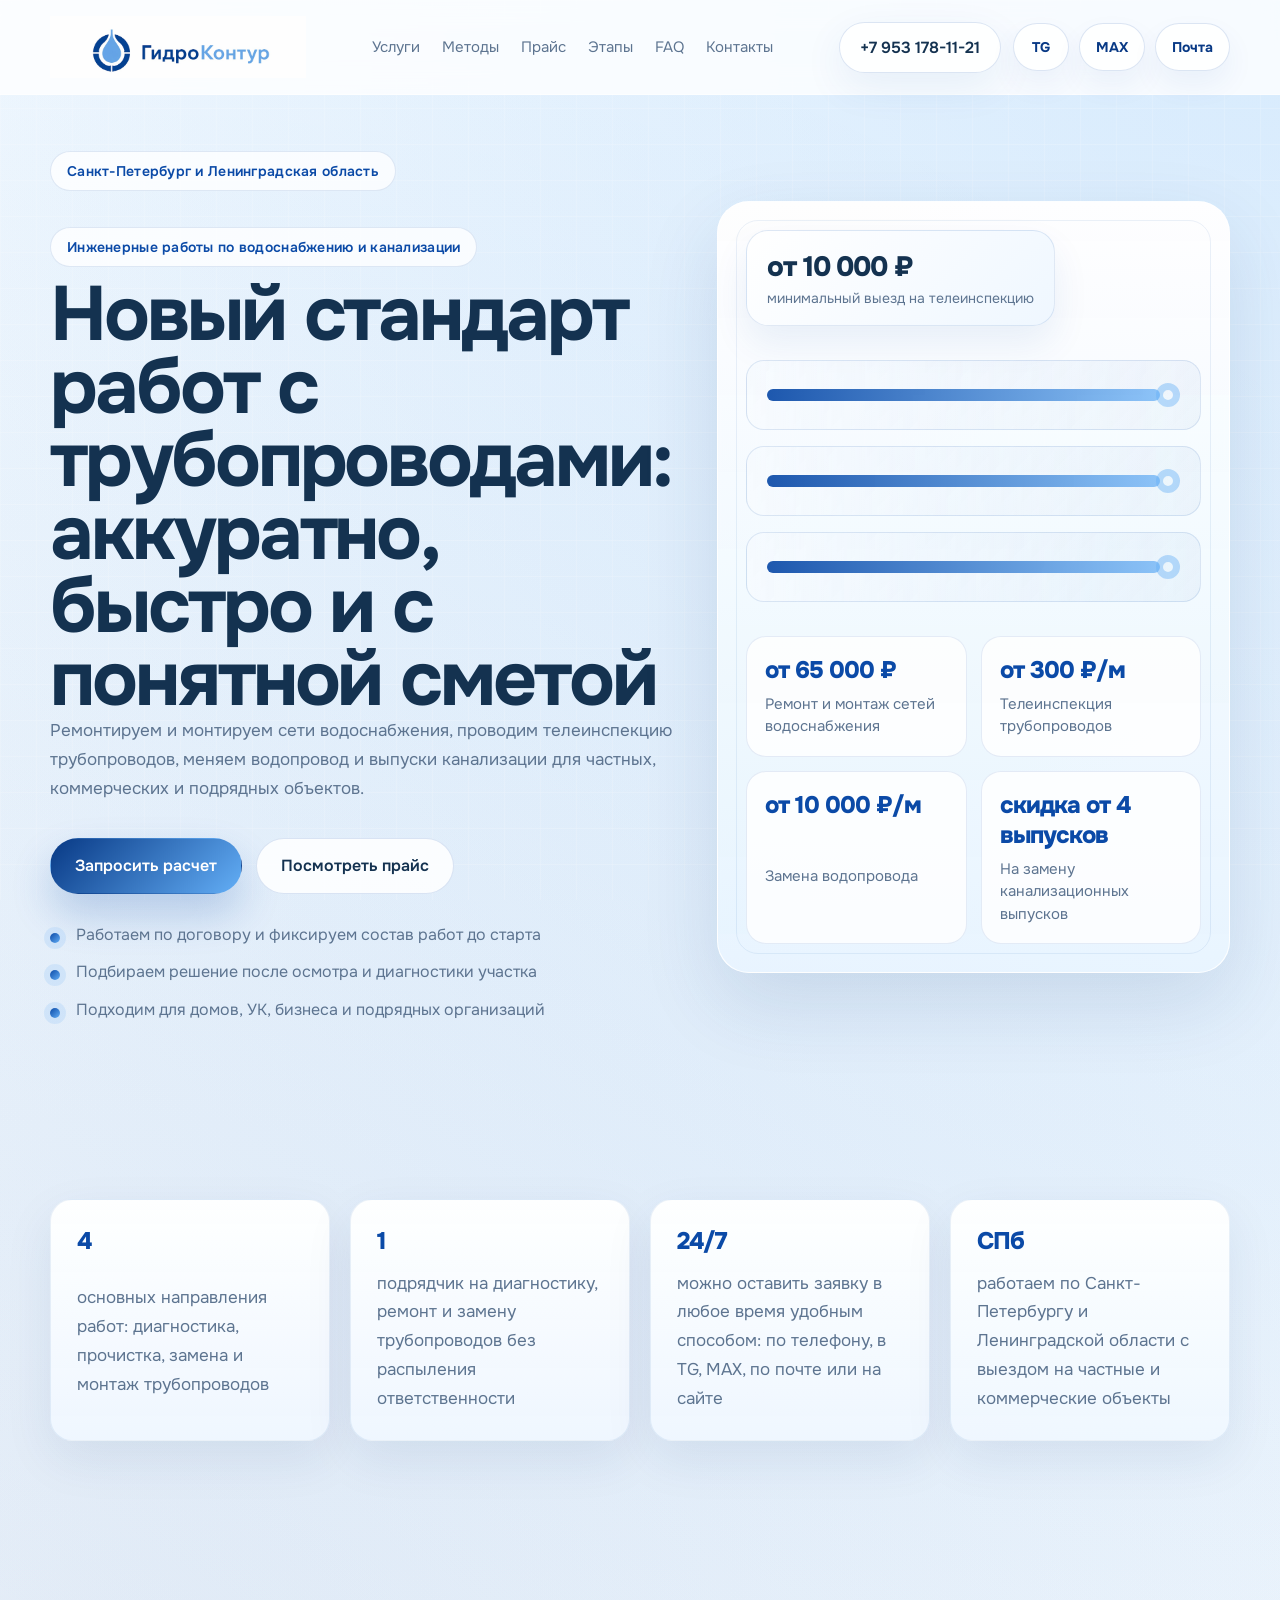
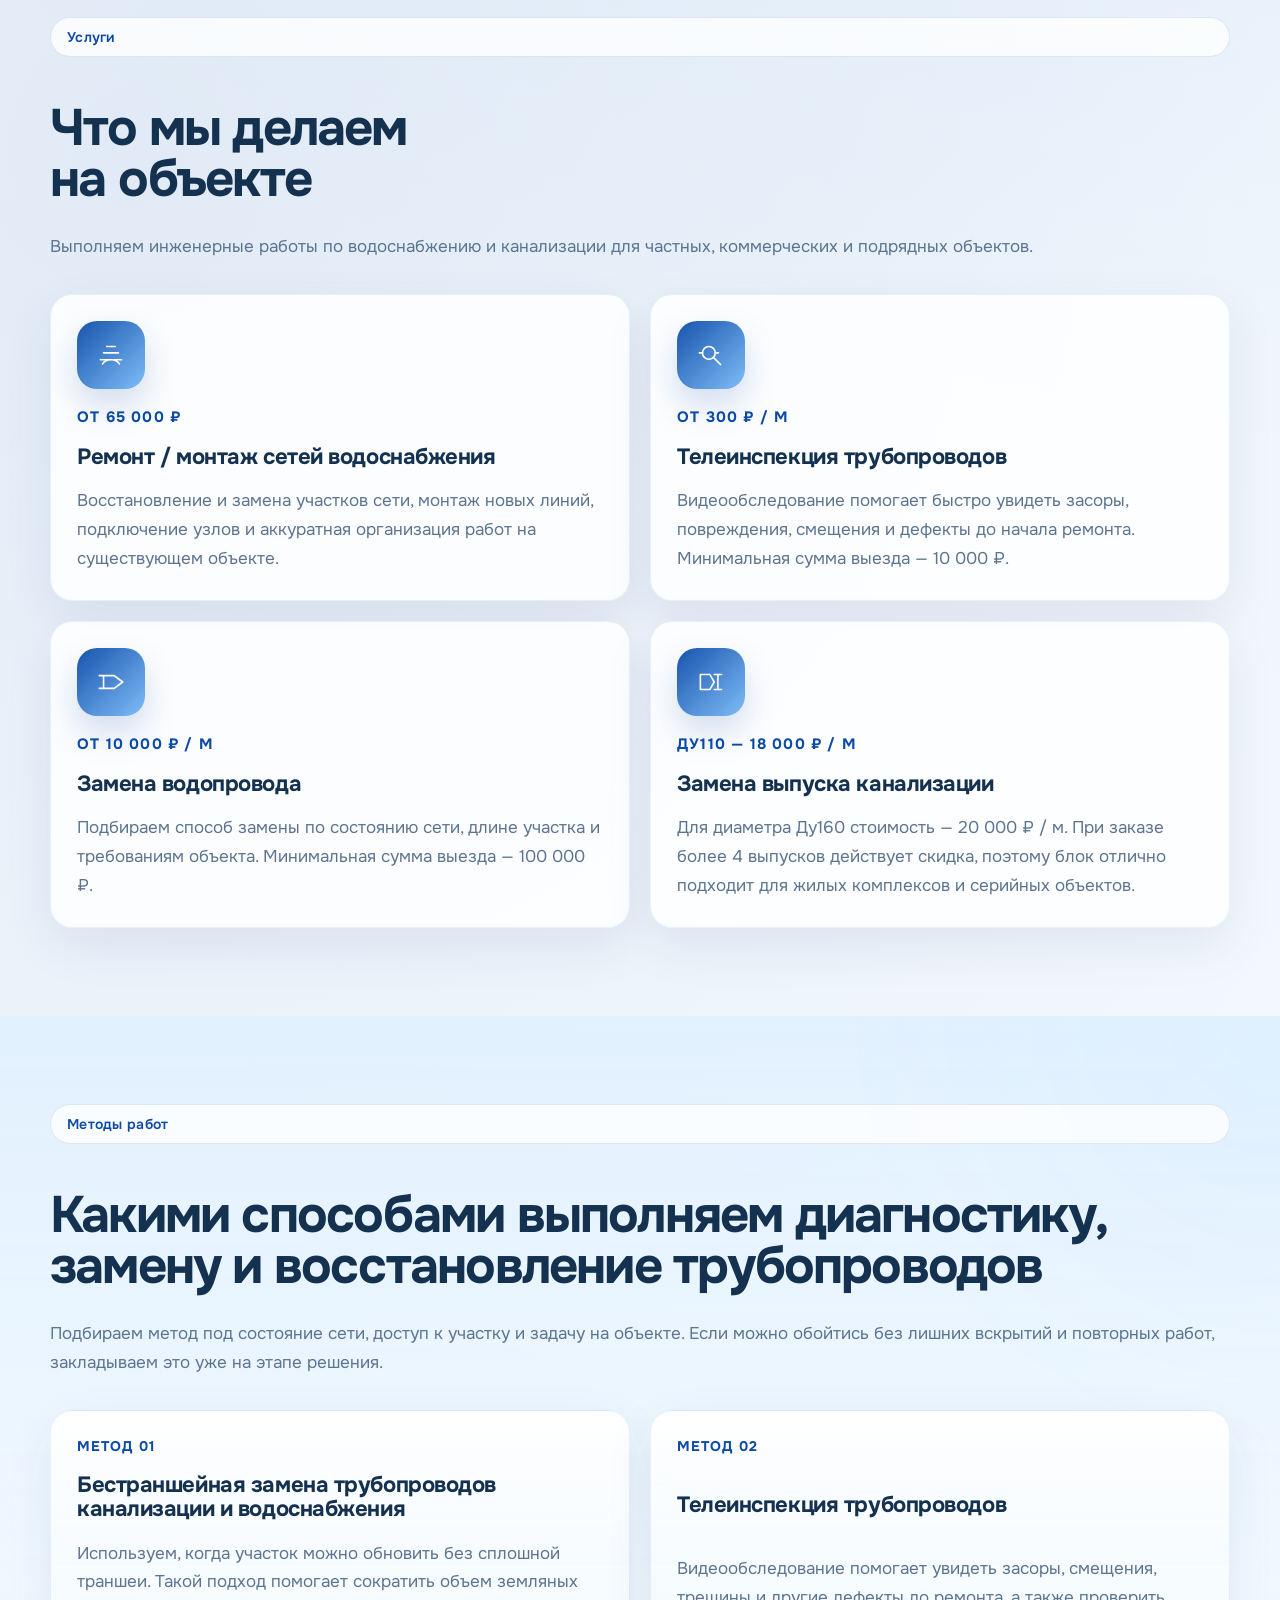
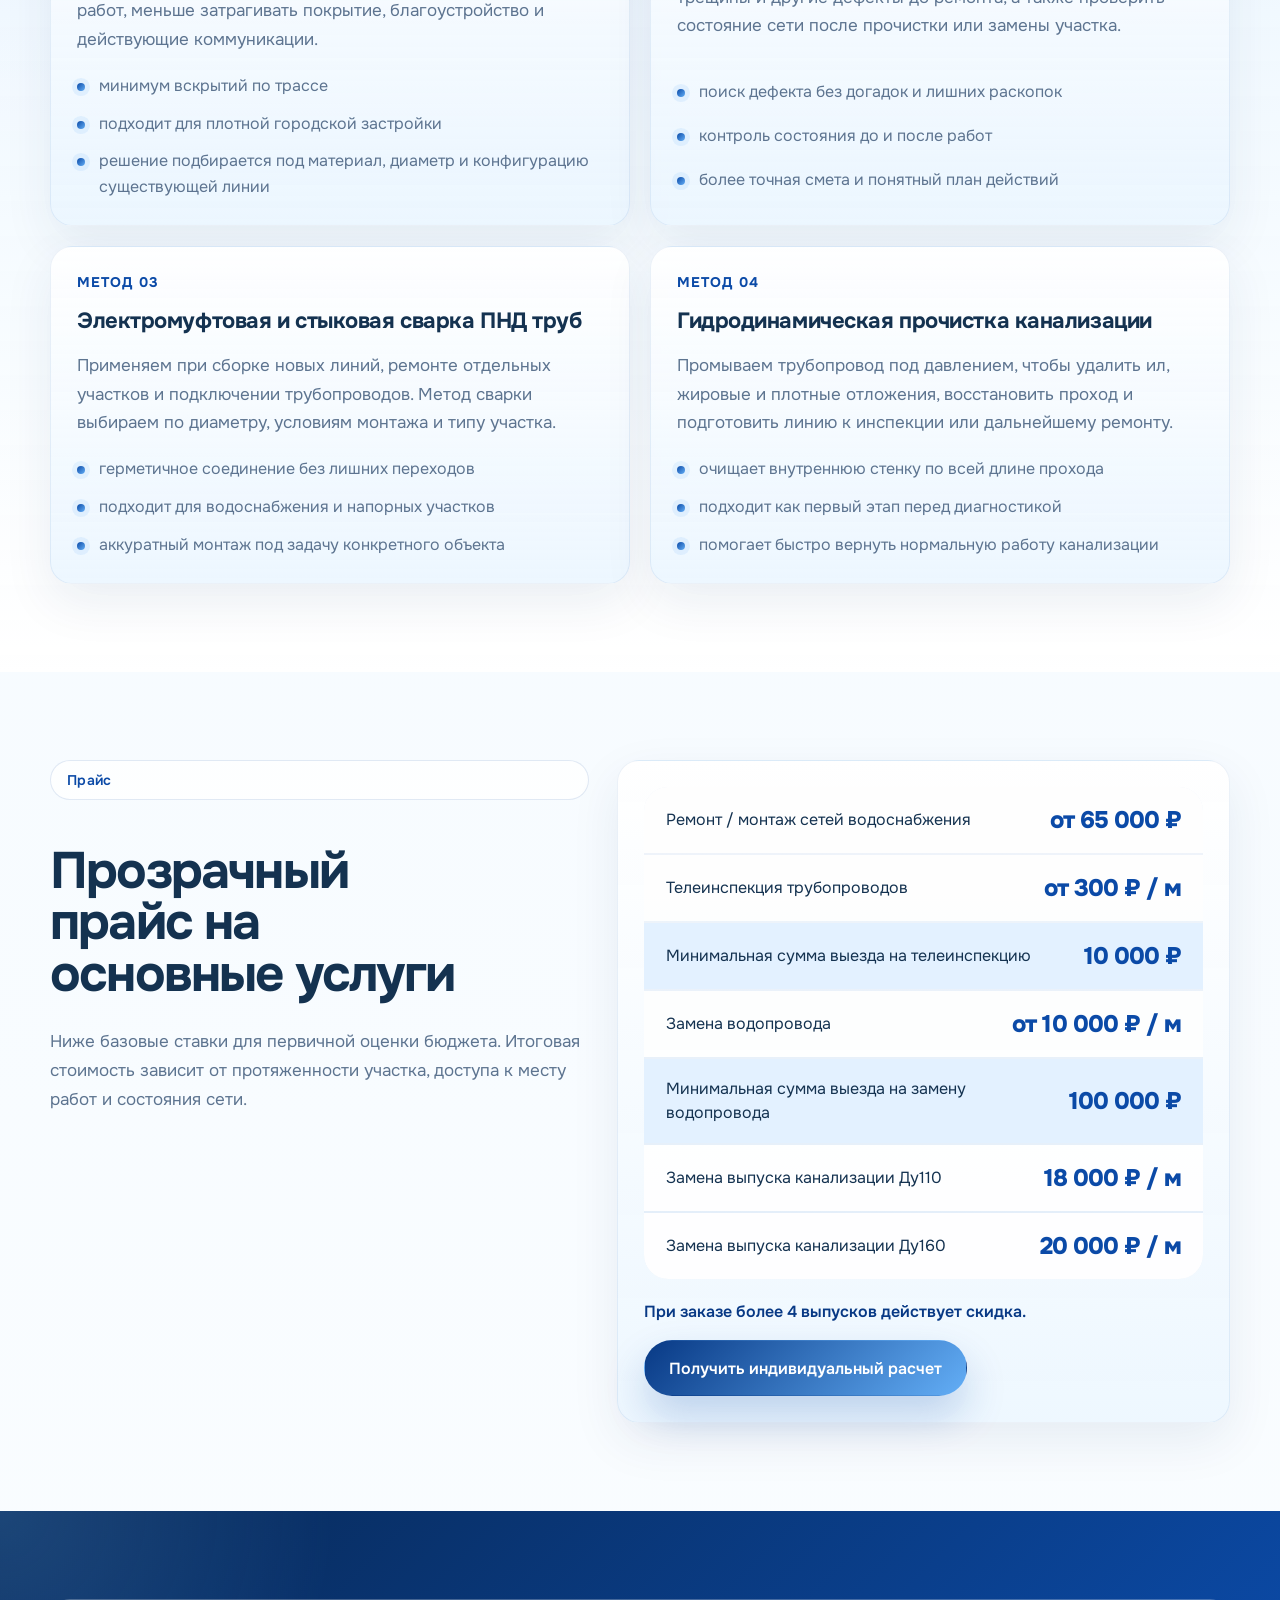
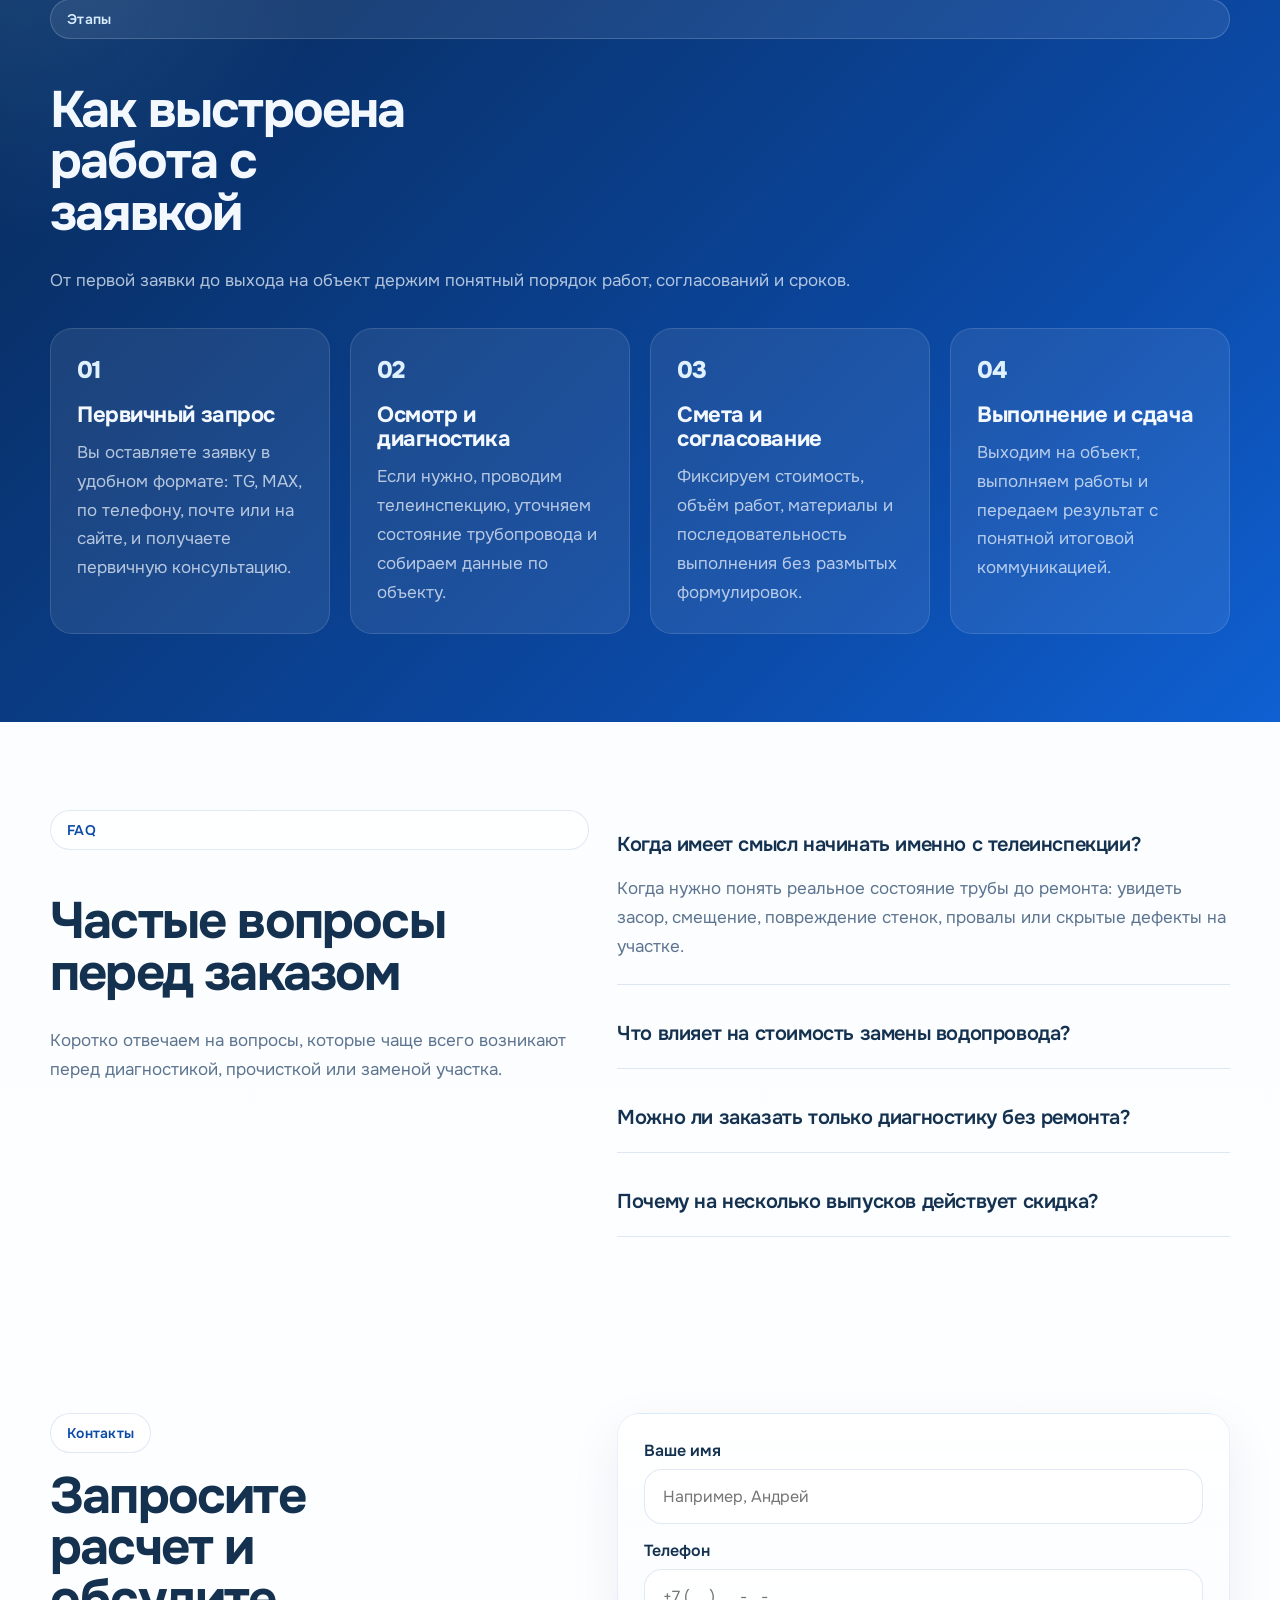
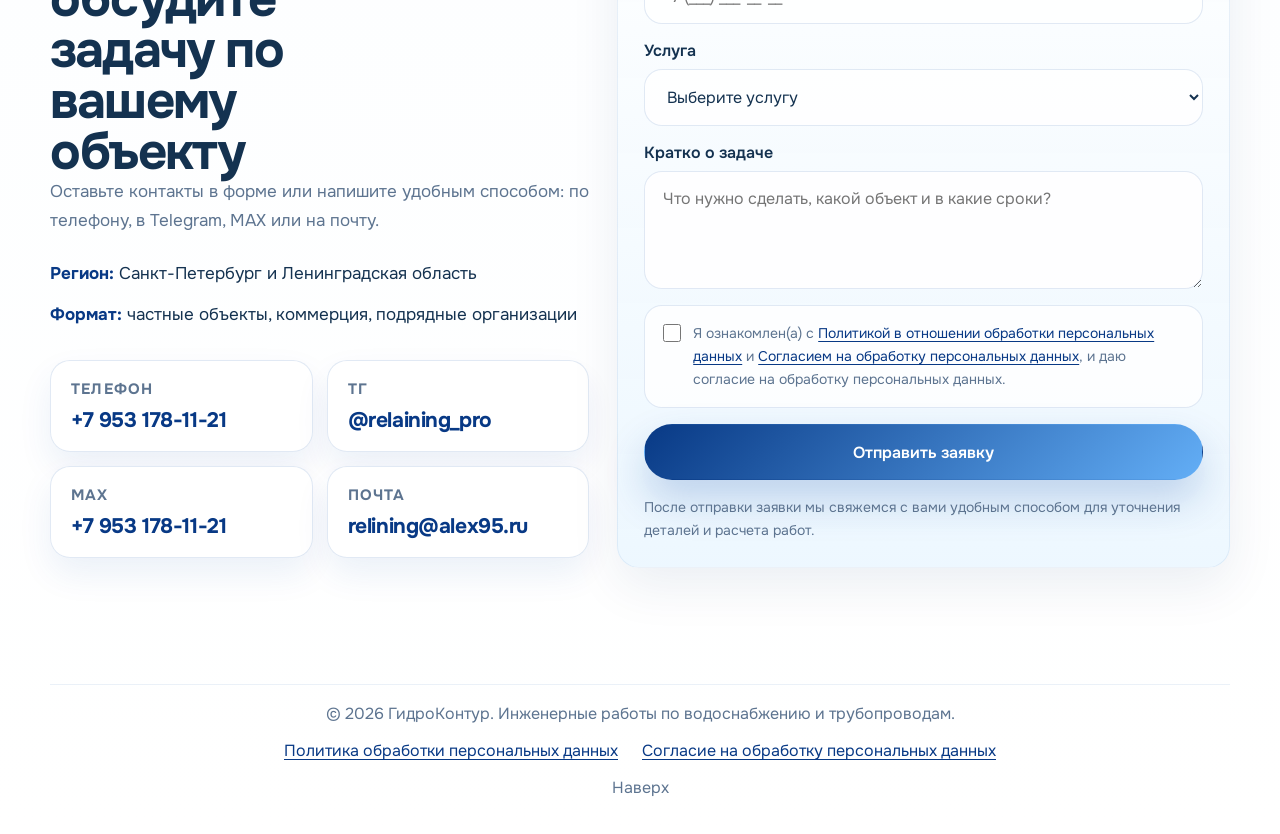
<file: index.html>
<!DOCTYPE html>
<html lang="ru">
<head>
  <meta charset="UTF-8">
  <meta name="viewport" content="width=device-width, initial-scale=1.0">
  <title>ГидроКонтур — ремонт, диагностика и замена трубопроводов</title>
  <meta name="description" content="ГидроКонтур: ремонт и монтаж сетей водоснабжения, телеинспекция трубопроводов, замена водопровода и выпусков канализации в Санкт-Петербурге и Ленинградской области.">
  <meta name="theme-color" content="#0b4aa7">
  <meta property="og:title" content="ГидроКонтур — инженерные работы по водоснабжению и канализации">
  <meta property="og:description" content="Чистая смета, понятные этапы работ и быстрый выезд по Санкт-Петербургу и Ленинградской области.">
  <meta property="og:image" content="1.jpg">
  <link rel="icon" type="image/jpeg" href="2.jpg">
  <link rel="shortcut icon" type="image/jpeg" href="2.jpg">
  <link rel="apple-touch-icon" href="2.jpg">
  <link rel="preconnect" href="https://fonts.googleapis.com">
  <link rel="preconnect" href="https://fonts.gstatic.com" crossorigin>
  <link href="https://fonts.googleapis.com/css2?family=Onest:wght@400;500;600;700;800&display=swap" rel="stylesheet">
  <link rel="stylesheet" href="styles.css">
</head>
<body>
  <a class="skip-link" href="#main">Перейти к содержимому</a>

  <header class="site-header">
    <div class="container header-shell">
      <a class="brand" href="#top" aria-label="ГидроКонтур">
        <img class="brand__logo" src="1.jpg" alt="Логотип ГидроКонтур">
      </a>

      <a class="header-quick-call" href="tel:+79531781121">Звонок</a>

      <button class="nav-toggle" type="button" aria-expanded="false" aria-controls="header-panel">
        <span class="nav-toggle__bars" aria-hidden="true">
          <span></span>
          <span></span>
          <span></span>
        </span>
        <span class="nav-toggle__label">Меню</span>
      </button>

      <div class="header-panel" id="header-panel">
        <nav class="site-nav" id="site-nav" aria-label="Основная навигация">
          <a href="#services">Услуги</a>
          <a href="#methods">Методы</a>
          <a href="#pricing">Прайс</a>
          <a href="#process">Этапы</a>
          <a href="#faq">FAQ</a>
          <a href="#contacts">Контакты</a>
        </nav>

        <div class="header-actions">
          <a class="header-phone" href="tel:+79531781121">+7 953 178-11-21</a>
          <div class="header-links" aria-label="Быстрые способы связи">
            <a class="header-link-button" href="https://t.me/relaining_pro" target="_blank" rel="noreferrer" aria-label="Перейти в Telegram">
              TG
            </a>
            <a
              class="header-link-button"
              href="https://web.max.ru/"
              target="_blank"
              rel="noreferrer"
              aria-label="Открыть MAX и скопировать номер"
              data-max-link
              data-copy-text="+7 953 178-11-21"
            >
              MAX
            </a>
            <a class="header-link-button" href="mailto:relining@alex95.ru" aria-label="Написать письмо">
              Почта
            </a>
          </div>
        </div>
      </div>
    </div>
  </header>

  <main id="main">
    <section class="hero section" id="top">
      <div class="container hero-grid">
        <div class="hero-copy reveal">
          <span class="section-chip">Санкт-Петербург и Ленинградская область</span>
          <p class="eyebrow">Инженерные работы по водоснабжению и канализации</p>
          <h1>Новый стандарт работ с трубопроводами: аккуратно, быстро и с понятной сметой</h1>
          <p class="hero-text">
            Ремонтируем и монтируем сети водоснабжения, проводим телеинспекцию трубопроводов,
            меняем водопровод и выпуски канализации для частных, коммерческих и подрядных объектов.
          </p>

          <div class="hero-actions">
            <a class="button button--primary" href="#contacts">Запросить расчет</a>
            <a class="button button--ghost" href="#pricing">Посмотреть прайс</a>
          </div>

          <ul class="hero-points" aria-label="Преимущества работы">
            <li>Работаем по договору и фиксируем состав работ до старта</li>
            <li>Подбираем решение после осмотра и диагностики участка</li>
            <li>Подходим для домов, УК, бизнеса и подрядных организаций</li>
          </ul>
        </div>

        <div class="hero-panel reveal reveal-delay">
          <div class="hero-panel__frame">
            <div class="hero-panel__badge">
              <span>от 10 000 ₽</span>
              <small>минимальный выезд на телеинспекцию</small>
            </div>

            <div class="hero-panel__blueprint" aria-hidden="true">
              <span></span>
              <span></span>
              <span></span>
            </div>

            <div class="hero-highlights">
              <article class="highlight-card">
                <strong>от 65 000 ₽</strong>
                <span>Ремонт и монтаж сетей водоснабжения</span>
              </article>
              <article class="highlight-card">
                <strong>от 300 ₽/м</strong>
                <span>Телеинспекция трубопроводов</span>
              </article>
              <article class="highlight-card">
                <strong>от 10 000 ₽/м</strong>
                <span>Замена водопровода</span>
              </article>
              <article class="highlight-card">
                <strong>скидка от 4 выпусков</strong>
                <span>На замену канализационных выпусков</span>
              </article>
            </div>
          </div>
        </div>
      </div>
    </section>

    <section class="section quick-facts">
      <div class="container facts-grid reveal">
        <article class="fact-card">
          <span class="fact-card__value">4</span>
          <p>основных направления работ: диагностика, прочистка, замена и монтаж трубопроводов</p>
        </article>
        <article class="fact-card">
          <span class="fact-card__value">1</span>
          <p>подрядчик на диагностику, ремонт и замену трубопроводов без распыления ответственности</p>
        </article>
        <article class="fact-card">
          <span class="fact-card__value">24/7</span>
          <p>можно оставить заявку в любое время удобным способом: по телефону, в TG, MAX, по почте или на сайте</p>
        </article>
        <article class="fact-card">
          <span class="fact-card__value">СПб</span>
          <p>работаем по Санкт-Петербургу и Ленинградской области с выездом на частные и коммерческие объекты</p>
        </article>
      </div>
    </section>

    <section class="section" id="services">
      <div class="container">
        <div class="section-heading reveal">
          <span class="section-chip">Услуги</span>
          <h2>Что мы делаем на объекте</h2>
          <p>
            Выполняем инженерные работы по водоснабжению и канализации для частных,
            коммерческих и подрядных объектов.
          </p>
        </div>

        <div class="service-grid">
          <article class="service-card reveal">
            <div class="service-card__icon" aria-hidden="true">
              <svg viewBox="0 0 64 64" role="presentation">
                <path d="M12 41h40M18 28h28M24 16h16M16 49c3-5 7-8 16-8s13 3 16 8" />
              </svg>
            </div>
            <span class="service-card__price">от 65 000 ₽</span>
            <h3>Ремонт / монтаж сетей водоснабжения</h3>
            <p>
              Восстановление и замена участков сети, монтаж новых линий, подключение узлов
              и аккуратная организация работ на существующем объекте.
            </p>
          </article>

          <article class="service-card reveal reveal-delay">
            <div class="service-card__icon" aria-hidden="true">
              <svg viewBox="0 0 64 64" role="presentation">
                <circle cx="28" cy="28" r="12" />
                <path d="M37 37l13 13M10 28h6M40 28h6" />
              </svg>
            </div>
            <span class="service-card__price">от 300 ₽ / м</span>
            <h3>Телеинспекция трубопроводов</h3>
            <p>
              Видеообследование помогает быстро увидеть засоры, повреждения, смещения
              и дефекты до начала ремонта. Минимальная сумма выезда — 10 000 ₽.
            </p>
          </article>

          <article class="service-card reveal">
            <div class="service-card__icon" aria-hidden="true">
              <svg viewBox="0 0 64 64" role="presentation">
                <path d="M10 20h28l16 12-16 12H10M18 20v24" />
              </svg>
            </div>
            <span class="service-card__price">от 10 000 ₽ / м</span>
            <h3>Замена водопровода</h3>
            <p>
              Подбираем способ замены по состоянию сети, длине участка и требованиям объекта.
              Минимальная сумма выезда — 100 000 ₽.
            </p>
          </article>

          <article class="service-card reveal reveal-delay">
            <div class="service-card__icon" aria-hidden="true">
              <svg viewBox="0 0 64 64" role="presentation">
                <path d="M12 18h18l8 14-8 14H12zM38 18h14M38 46h14M45 18v28" />
              </svg>
            </div>
            <span class="service-card__price">Ду110 — 18 000 ₽ / м</span>
            <h3>Замена выпуска канализации</h3>
            <p>
              Для диаметра Ду160 стоимость — 20 000 ₽ / м. При заказе более 4 выпусков
              действует скидка, поэтому блок отлично подходит для жилых комплексов и серийных объектов.
            </p>
          </article>
        </div>
      </div>
    </section>

    <section class="section section--tinted" id="methods">
      <div class="container">
        <div class="section-heading section-heading--wide reveal">
          <span class="section-chip">Методы работ</span>
          <h2>Какими способами выполняем диагностику, замену и восстановление трубопроводов</h2>
          <p>
            Подбираем метод под состояние сети, доступ к участку и задачу на объекте.
            Если можно обойтись без лишних вскрытий и повторных работ, закладываем это уже на этапе решения.
          </p>
        </div>

        <div class="method-grid">
          <article class="service-card method-card reveal">
            <span class="method-card__eyebrow">Метод 01</span>
            <h3>Бестраншейная замена трубопроводов канализации и водоснабжения</h3>
            <p>
              Используем, когда участок можно обновить без сплошной траншеи. Такой подход помогает
              сократить объем земляных работ, меньше затрагивать покрытие, благоустройство и действующие коммуникации.
            </p>
            <ul class="method-points">
              <li>минимум вскрытий по трассе</li>
              <li>подходит для плотной городской застройки</li>
              <li>решение подбирается под материал, диаметр и конфигурацию существующей линии</li>
            </ul>
          </article>

          <article class="service-card method-card reveal reveal-delay">
            <span class="method-card__eyebrow">Метод 02</span>
            <h3>Телеинспекция трубопроводов</h3>
            <p>
              Видеообследование помогает увидеть засоры, смещения, трещины и другие дефекты до ремонта,
              а также проверить состояние сети после прочистки или замены участка.
            </p>
            <ul class="method-points">
              <li>поиск дефекта без догадок и лишних раскопок</li>
              <li>контроль состояния до и после работ</li>
              <li>более точная смета и понятный план действий</li>
            </ul>
          </article>

          <article class="service-card method-card reveal">
            <span class="method-card__eyebrow">Метод 03</span>
            <h3>Электромуфтовая и стыковая сварка ПНД труб</h3>
            <p>
              Применяем при сборке новых линий, ремонте отдельных участков и подключении трубопроводов.
              Метод сварки выбираем по диаметру, условиям монтажа и типу участка.
            </p>
            <ul class="method-points">
              <li>герметичное соединение без лишних переходов</li>
              <li>подходит для водоснабжения и напорных участков</li>
              <li>аккуратный монтаж под задачу конкретного объекта</li>
            </ul>
          </article>

          <article class="service-card method-card reveal reveal-delay">
            <span class="method-card__eyebrow">Метод 04</span>
            <h3>Гидродинамическая прочистка канализации</h3>
            <p>
              Промываем трубопровод под давлением, чтобы удалить ил, жировые и плотные отложения,
              восстановить проход и подготовить линию к инспекции или дальнейшему ремонту.
            </p>
            <ul class="method-points">
              <li>очищает внутреннюю стенку по всей длине прохода</li>
              <li>подходит как первый этап перед диагностикой</li>
              <li>помогает быстро вернуть нормальную работу канализации</li>
            </ul>
          </article>
        </div>
      </div>
    </section>

    <section class="section" id="pricing">
      <div class="container pricing-layout">
        <div class="section-heading reveal">
          <span class="section-chip">Прайс</span>
          <h2>Прозрачный прайс на основные услуги</h2>
          <p>
            Ниже базовые ставки для первичной оценки бюджета. Итоговая стоимость зависит
            от протяженности участка, доступа к месту работ и состояния сети.
          </p>
        </div>

        <div class="pricing-card reveal reveal-delay">
          <div class="pricing-table" role="table" aria-label="Прайс услуг ГидроКонтур">
            <div class="pricing-row" role="row">
              <div class="pricing-service" role="cell">Ремонт / монтаж сетей водоснабжения</div>
              <div class="pricing-value" role="cell">от 65 000 ₽</div>
            </div>
            <div class="pricing-row" role="row">
              <div class="pricing-service" role="cell">Телеинспекция трубопроводов</div>
              <div class="pricing-value" role="cell">от 300 ₽ / м</div>
            </div>
            <div class="pricing-row pricing-row--note" role="row">
              <div class="pricing-service" role="cell">Минимальная сумма выезда на телеинспекцию</div>
              <div class="pricing-value" role="cell">10 000 ₽</div>
            </div>
            <div class="pricing-row" role="row">
              <div class="pricing-service" role="cell">Замена водопровода</div>
              <div class="pricing-value" role="cell">от 10 000 ₽ / м</div>
            </div>
            <div class="pricing-row pricing-row--note" role="row">
              <div class="pricing-service" role="cell">Минимальная сумма выезда на замену водопровода</div>
              <div class="pricing-value" role="cell">100 000 ₽</div>
            </div>
            <div class="pricing-row" role="row">
              <div class="pricing-service" role="cell">Замена выпуска канализации Ду110</div>
              <div class="pricing-value" role="cell">18 000 ₽ / м</div>
            </div>
            <div class="pricing-row" role="row">
              <div class="pricing-service" role="cell">Замена выпуска канализации Ду160</div>
              <div class="pricing-value" role="cell">20 000 ₽ / м</div>
            </div>
          </div>

          <div class="pricing-summary">
            <p>При заказе более 4 выпусков действует скидка.</p>
            <a class="button button--primary" href="#contacts">Получить индивидуальный расчет</a>
          </div>
        </div>
      </div>
    </section>

    <section class="section section--dark" id="process">
      <div class="container">
        <div class="section-heading section-heading--light reveal">
          <span class="section-chip section-chip--light">Этапы</span>
          <h2>Как выстроена работа с заявкой</h2>
          <p>
            От первой заявки до выхода на объект держим понятный порядок работ,
            согласований и сроков.
          </p>
        </div>

        <div class="process-grid">
          <article class="process-card reveal">
            <span class="process-card__number">01</span>
            <h3>Первичный запрос</h3>
            <p>Вы оставляете заявку в удобном формате: TG, MAX, по телефону, почте или на сайте, и получаете первичную консультацию.</p>
          </article>
          <article class="process-card reveal reveal-delay">
            <span class="process-card__number">02</span>
            <h3>Осмотр и диагностика</h3>
            <p>Если нужно, проводим телеинспекцию, уточняем состояние трубопровода и собираем данные по объекту.</p>
          </article>
          <article class="process-card reveal">
            <span class="process-card__number">03</span>
            <h3>Смета и согласование</h3>
            <p>Фиксируем стоимость, объём работ, материалы и последовательность выполнения без размытых формулировок.</p>
          </article>
          <article class="process-card reveal reveal-delay">
            <span class="process-card__number">04</span>
            <h3>Выполнение и сдача</h3>
            <p>Выходим на объект, выполняем работы и передаем результат с понятной итоговой коммуникацией.</p>
          </article>
        </div>
      </div>
    </section>

    <section class="section" id="faq">
      <div class="container faq-layout">
        <div class="section-heading reveal">
          <span class="section-chip">FAQ</span>
          <h2>Частые вопросы перед заказом</h2>
          <p>Коротко отвечаем на вопросы, которые чаще всего возникают перед диагностикой, прочисткой или заменой участка.</p>
        </div>

        <div class="faq-list reveal reveal-delay">
          <details class="faq-item" open>
            <summary>Когда имеет смысл начинать именно с телеинспекции?</summary>
            <p>
              Когда нужно понять реальное состояние трубы до ремонта: увидеть засор, смещение,
              повреждение стенок, провалы или скрытые дефекты на участке.
            </p>
          </details>

          <details class="faq-item">
            <summary>Что влияет на стоимость замены водопровода?</summary>
            <p>
              Длина участка, диаметр, глубина, доступ к точке работ, состояние существующей сети
              и необходимость сопутствующих операций на объекте.
            </p>
          </details>

          <details class="faq-item">
            <summary>Можно ли заказать только диагностику без ремонта?</summary>
            <p>
              Да. Телеинспекцию можно использовать как самостоятельную услугу,
              если вам нужен понятный вывод по состоянию трубопровода перед дальнейшими решениями.
            </p>
          </details>

          <details class="faq-item">
            <summary>Почему на несколько выпусков действует скидка?</summary>
            <p>
              Потому что серийные работы на одном объекте позволяют эффективнее планировать выезд,
              технику, материалы и команду. За счет этого стоимость можно оптимизировать.
            </p>
          </details>
        </div>
      </div>
    </section>

    <section class="section contacts" id="contacts">
      <div class="container contacts-layout">
        <div class="contact-copy reveal">
          <span class="section-chip">Контакты</span>
          <h2>Запросите расчет и обсудите задачу по вашему объекту</h2>
          <p>
            Оставьте контакты в форме или напишите удобным способом:
            по телефону, в Telegram, MAX или на почту.
          </p>

          <div class="contact-meta">
            <p><strong>Регион:</strong> Санкт-Петербург и Ленинградская область</p>
            <p><strong>Формат:</strong> частные объекты, коммерция, подрядные организации</p>
          </div>

          <div class="contact-actions" aria-label="Способы связи">
            <a class="contact-pill" href="tel:+79531781121">
              <strong>Телефон</strong>
              <span>+7 953 178-11-21</span>
            </a>

            <a class="contact-pill" href="https://t.me/relaining_pro" target="_blank" rel="noreferrer">
              <strong>Тг</strong>
              <span>@relaining_pro</span>
            </a>

            <a
              class="contact-pill"
              href="https://web.max.ru/"
              target="_blank"
              rel="noreferrer"
              data-max-link
              data-copy-text="+7 953 178-11-21"
            >
              <strong>MAX</strong>
              <span>+7 953 178-11-21</span>
            </a>

            <a class="contact-pill" href="mailto:relining@alex95.ru">
              <strong>Почта</strong>
              <span>relining@alex95.ru</span>
            </a>
          </div>
        </div>

        <div class="contact-card reveal reveal-delay">
          <form class="contact-form" id="request-form">
            <div class="field">
              <label for="name">Ваше имя</label>
              <input id="name" name="name" type="text" placeholder="Например, Андрей" required>
            </div>

            <div class="field">
              <label for="phone">Телефон</label>
              <input id="phone" name="phone" type="tel" placeholder="+7 (___) ___-__-__" required>
            </div>

            <div class="field">
              <label for="service">Услуга</label>
              <select id="service" name="service" required>
                <option value="">Выберите услугу</option>
                <option>Ремонт / монтаж сетей водоснабжения</option>
                <option>Телеинспекция трубопроводов</option>
                <option>Замена водопровода</option>
                <option>Замена выпуска канализации</option>
              </select>
            </div>

            <div class="field">
              <label for="comment">Кратко о задаче</label>
              <textarea id="comment" name="comment" rows="4" placeholder="Что нужно сделать, какой объект и в какие сроки?"></textarea>
            </div>

            <label class="consent-checkbox" for="privacy-consent">
              <input id="privacy-consent" name="privacy-consent" type="checkbox" required>
              <span>
                Я ознакомлен(а) с
                <a href="privacy-policy.html" target="_blank" rel="noreferrer">Политикой в отношении обработки персональных данных</a>
                и
                <a href="consent.html" target="_blank" rel="noreferrer">Согласием на обработку персональных данных</a>,
                и даю согласие на обработку персональных данных.
              </span>
            </label>

            <button class="button button--primary button--full" type="submit">Отправить заявку</button>
            <p class="form-note" id="form-note" aria-live="polite">
              После отправки заявки мы свяжемся с вами удобным способом для уточнения деталей и расчета работ.
            </p>
          </form>
        </div>
      </div>
    </section>
  </main>

  <div class="mobile-dock" aria-label="Быстрые действия">
    <a class="mobile-dock__item" href="tel:+79531781121">
      <strong>Звонок</strong>
      <span>Телефон</span>
    </a>
    <a class="mobile-dock__item" href="https://t.me/relaining_pro" target="_blank" rel="noreferrer">
      <strong>TG</strong>
      <span>Написать</span>
    </a>
    <a
      class="mobile-dock__item"
      href="https://web.max.ru/"
      target="_blank"
      rel="noreferrer"
      data-max-link
      data-copy-text="+7 953 178-11-21"
    >
      <strong>MAX</strong>
      <span>Открыть</span>
    </a>
    <a class="mobile-dock__item mobile-dock__item--primary" href="#contacts">
      <strong>Заявка</strong>
      <span>Форма</span>
    </a>
  </div>

  <footer class="site-footer">
    <div class="container footer-shell">
      <p>© <span id="year"></span> ГидроКонтур. Инженерные работы по водоснабжению и трубопроводам.</p>
      <div class="footer-legal">
        <a href="privacy-policy.html">Политика обработки персональных данных</a>
        <a href="consent.html">Согласие на обработку персональных данных</a>
      </div>
      <a href="#top">Наверх</a>
    </div>
  </footer>

  <div class="copy-toast" id="copy-toast" role="status" aria-live="polite">
    Номер скопирован. MAX открыт в новой вкладке.
  </div>

  <script src="main.js"></script>
</body>
</html>
</file>
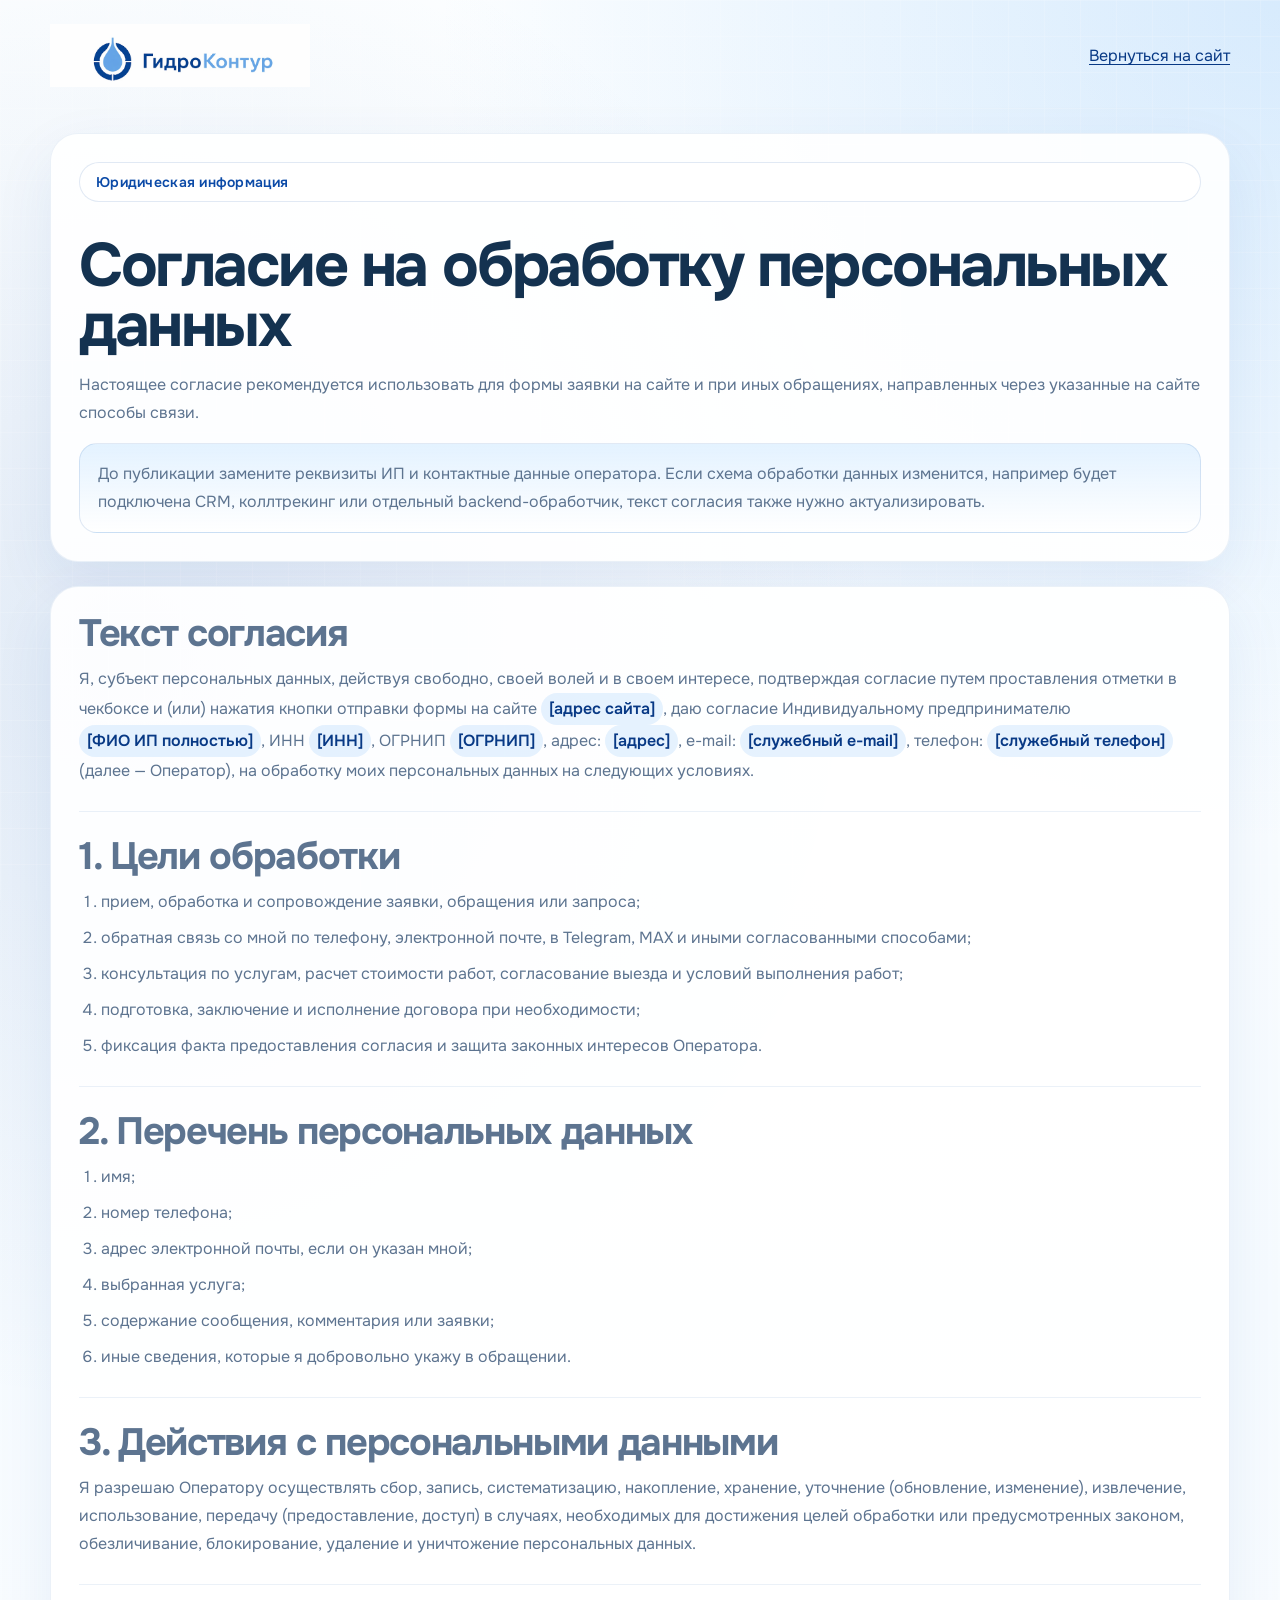
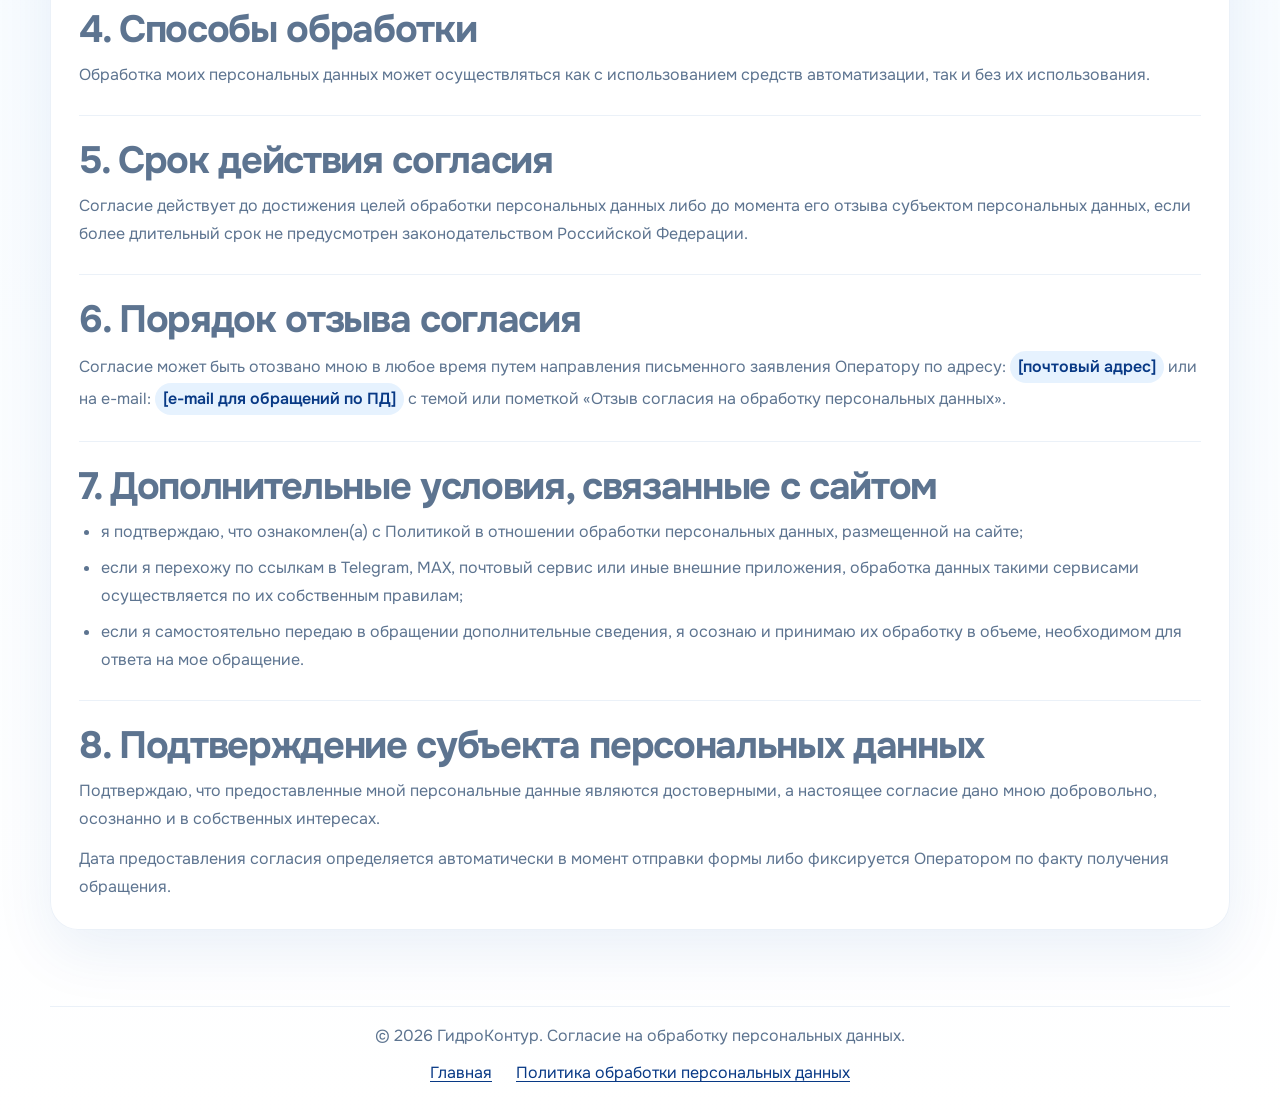
<file: consent.html>
<!DOCTYPE html>
<html lang="ru">
<head>
  <meta charset="UTF-8">
  <meta name="viewport" content="width=device-width, initial-scale=1.0">
  <title>Согласие на обработку персональных данных — ГидроКонтур</title>
  <meta name="description" content="Согласие на обработку персональных данных для формы заявки на сайте ГидроКонтур.">
  <meta name="theme-color" content="#0b4aa7">
  <link rel="icon" type="image/jpeg" href="2.jpg">
  <link rel="shortcut icon" type="image/jpeg" href="2.jpg">
  <link rel="apple-touch-icon" href="2.jpg">
  <link rel="preconnect" href="https://fonts.googleapis.com">
  <link rel="preconnect" href="https://fonts.gstatic.com" crossorigin>
  <link href="https://fonts.googleapis.com/css2?family=Onest:wght@400;500;600;700;800&display=swap" rel="stylesheet">
  <link rel="stylesheet" href="styles.css">
</head>
<body>
  <main class="legal-page">
    <div class="container legal-shell">
      <div class="legal-topbar">
        <a class="legal-topbar__brand" href="index.html" aria-label="ГидроКонтур">
          <img src="1.jpg" alt="ГидроКонтур">
        </a>
        <a class="legal-topbar__back" href="index.html">Вернуться на сайт</a>
      </div>

      <section class="legal-card legal-hero">
        <span class="section-chip">Юридическая информация</span>
        <h1>Согласие на обработку персональных данных</h1>
        <p>
          Настоящее согласие рекомендуется использовать для формы заявки на сайте и при иных обращениях,
          направленных через указанные на сайте способы связи.
        </p>
        <div class="legal-note">
          До публикации замените реквизиты ИП и контактные данные оператора.
          Если схема обработки данных изменится, например будет подключена CRM, коллтрекинг или
          отдельный backend-обработчик, текст согласия также нужно актуализировать.
        </div>
      </section>

      <section class="legal-card legal-content">
        <section class="legal-section">
          <h2>Текст согласия</h2>
          <p>
            Я, субъект персональных данных, действуя свободно, своей волей и в своем интересе,
            подтверждая согласие путем проставления отметки в чекбоксе и (или) нажатия кнопки
            отправки формы на сайте <span class="legal-placeholder">[адрес сайта]</span>,
            даю согласие Индивидуальному предпринимателю
            <span class="legal-placeholder">[ФИО ИП полностью]</span>,
            ИНН <span class="legal-placeholder">[ИНН]</span>,
            ОГРНИП <span class="legal-placeholder">[ОГРНИП]</span>,
            адрес: <span class="legal-placeholder">[адрес]</span>,
            e-mail: <span class="legal-placeholder">[служебный e-mail]</span>,
            телефон: <span class="legal-placeholder">[служебный телефон]</span>
            (далее — Оператор), на обработку моих персональных данных на следующих условиях.
          </p>
        </section>

        <section class="legal-section">
          <h2>1. Цели обработки</h2>
          <ol class="legal-ordered">
            <li>прием, обработка и сопровождение заявки, обращения или запроса;</li>
            <li>обратная связь со мной по телефону, электронной почте, в Telegram, MAX и иными согласованными способами;</li>
            <li>консультация по услугам, расчет стоимости работ, согласование выезда и условий выполнения работ;</li>
            <li>подготовка, заключение и исполнение договора при необходимости;</li>
            <li>фиксация факта предоставления согласия и защита законных интересов Оператора.</li>
          </ol>
        </section>

        <section class="legal-section">
          <h2>2. Перечень персональных данных</h2>
          <ol class="legal-ordered">
            <li>имя;</li>
            <li>номер телефона;</li>
            <li>адрес электронной почты, если он указан мной;</li>
            <li>выбранная услуга;</li>
            <li>содержание сообщения, комментария или заявки;</li>
            <li>иные сведения, которые я добровольно укажу в обращении.</li>
          </ol>
        </section>

        <section class="legal-section">
          <h2>3. Действия с персональными данными</h2>
          <p>
            Я разрешаю Оператору осуществлять сбор, запись, систематизацию, накопление, хранение,
            уточнение (обновление, изменение), извлечение, использование, передачу (предоставление,
            доступ) в случаях, необходимых для достижения целей обработки или предусмотренных законом,
            обезличивание, блокирование, удаление и уничтожение персональных данных.
          </p>
        </section>

        <section class="legal-section">
          <h2>4. Способы обработки</h2>
          <p>
            Обработка моих персональных данных может осуществляться как с использованием средств
            автоматизации, так и без их использования.
          </p>
        </section>

        <section class="legal-section">
          <h2>5. Срок действия согласия</h2>
          <p>
            Согласие действует до достижения целей обработки персональных данных либо до момента его
            отзыва субъектом персональных данных, если более длительный срок не предусмотрен
            законодательством Российской Федерации.
          </p>
        </section>

        <section class="legal-section">
          <h2>6. Порядок отзыва согласия</h2>
          <p>
            Согласие может быть отозвано мною в любое время путем направления письменного заявления
            Оператору по адресу: <span class="legal-placeholder">[почтовый адрес]</span> или на e-mail:
            <span class="legal-placeholder">[e-mail для обращений по ПД]</span> с темой или пометкой
            «Отзыв согласия на обработку персональных данных».
          </p>
        </section>

        <section class="legal-section">
          <h2>7. Дополнительные условия, связанные с сайтом</h2>
          <ul class="legal-list">
            <li>я подтверждаю, что ознакомлен(а) с Политикой в отношении обработки персональных данных, размещенной на сайте;</li>
            <li>если я перехожу по ссылкам в Telegram, MAX, почтовый сервис или иные внешние приложения, обработка данных такими сервисами осуществляется по их собственным правилам;</li>
            <li>если я самостоятельно передаю в обращении дополнительные сведения, я осознаю и принимаю их обработку в объеме, необходимом для ответа на мое обращение.</li>
          </ul>
        </section>

        <section class="legal-section">
          <h2>8. Подтверждение субъекта персональных данных</h2>
          <p>
            Подтверждаю, что предоставленные мной персональные данные являются достоверными, а настоящее
            согласие дано мною добровольно, осознанно и в собственных интересах.
          </p>
          <p>
            Дата предоставления согласия определяется автоматически в момент отправки формы либо
            фиксируется Оператором по факту получения обращения.
          </p>
        </section>
      </section>
    </div>
  </main>

  <footer class="site-footer">
    <div class="container footer-shell">
      <p>© <span id="year"></span> ГидроКонтур. Согласие на обработку персональных данных.</p>
      <div class="footer-legal">
        <a href="index.html">Главная</a>
        <a href="privacy-policy.html">Политика обработки персональных данных</a>
      </div>
    </div>
  </footer>

  <script src="main.js"></script>
</body>
</html>
</file>
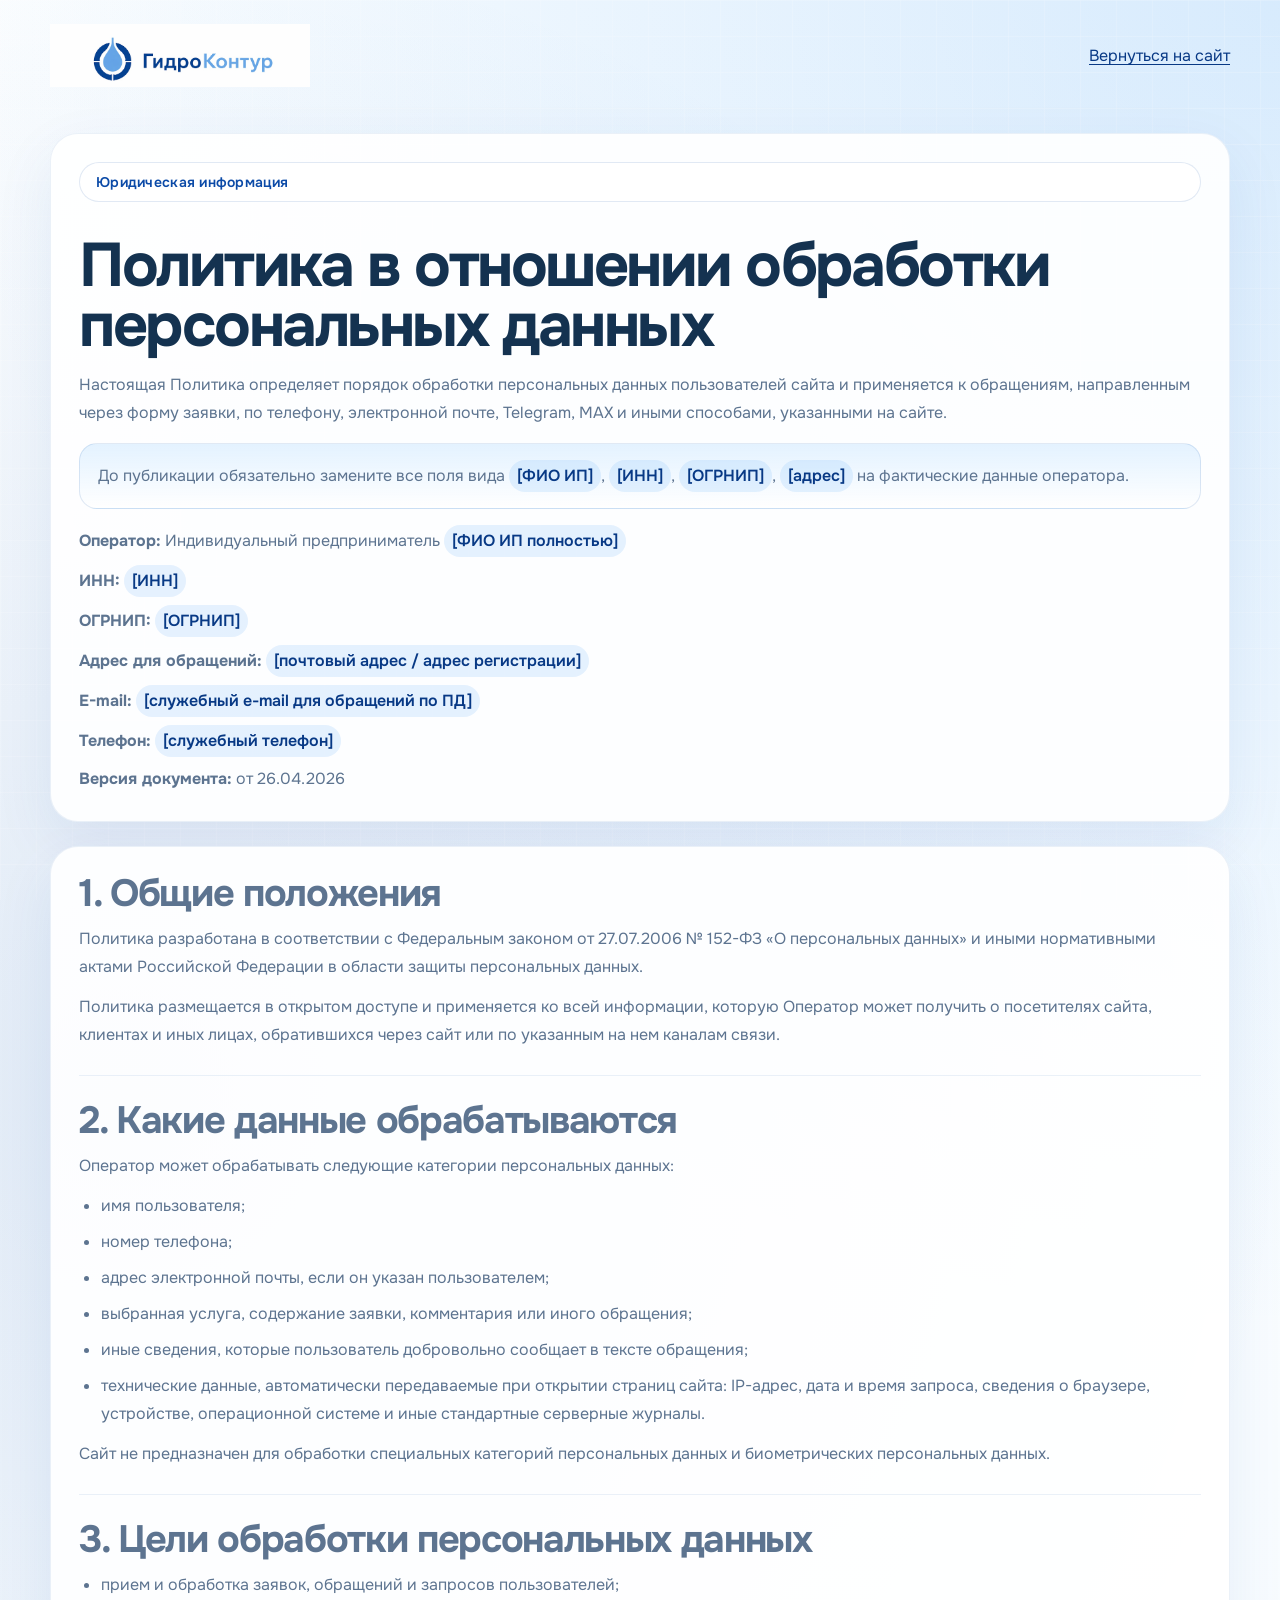
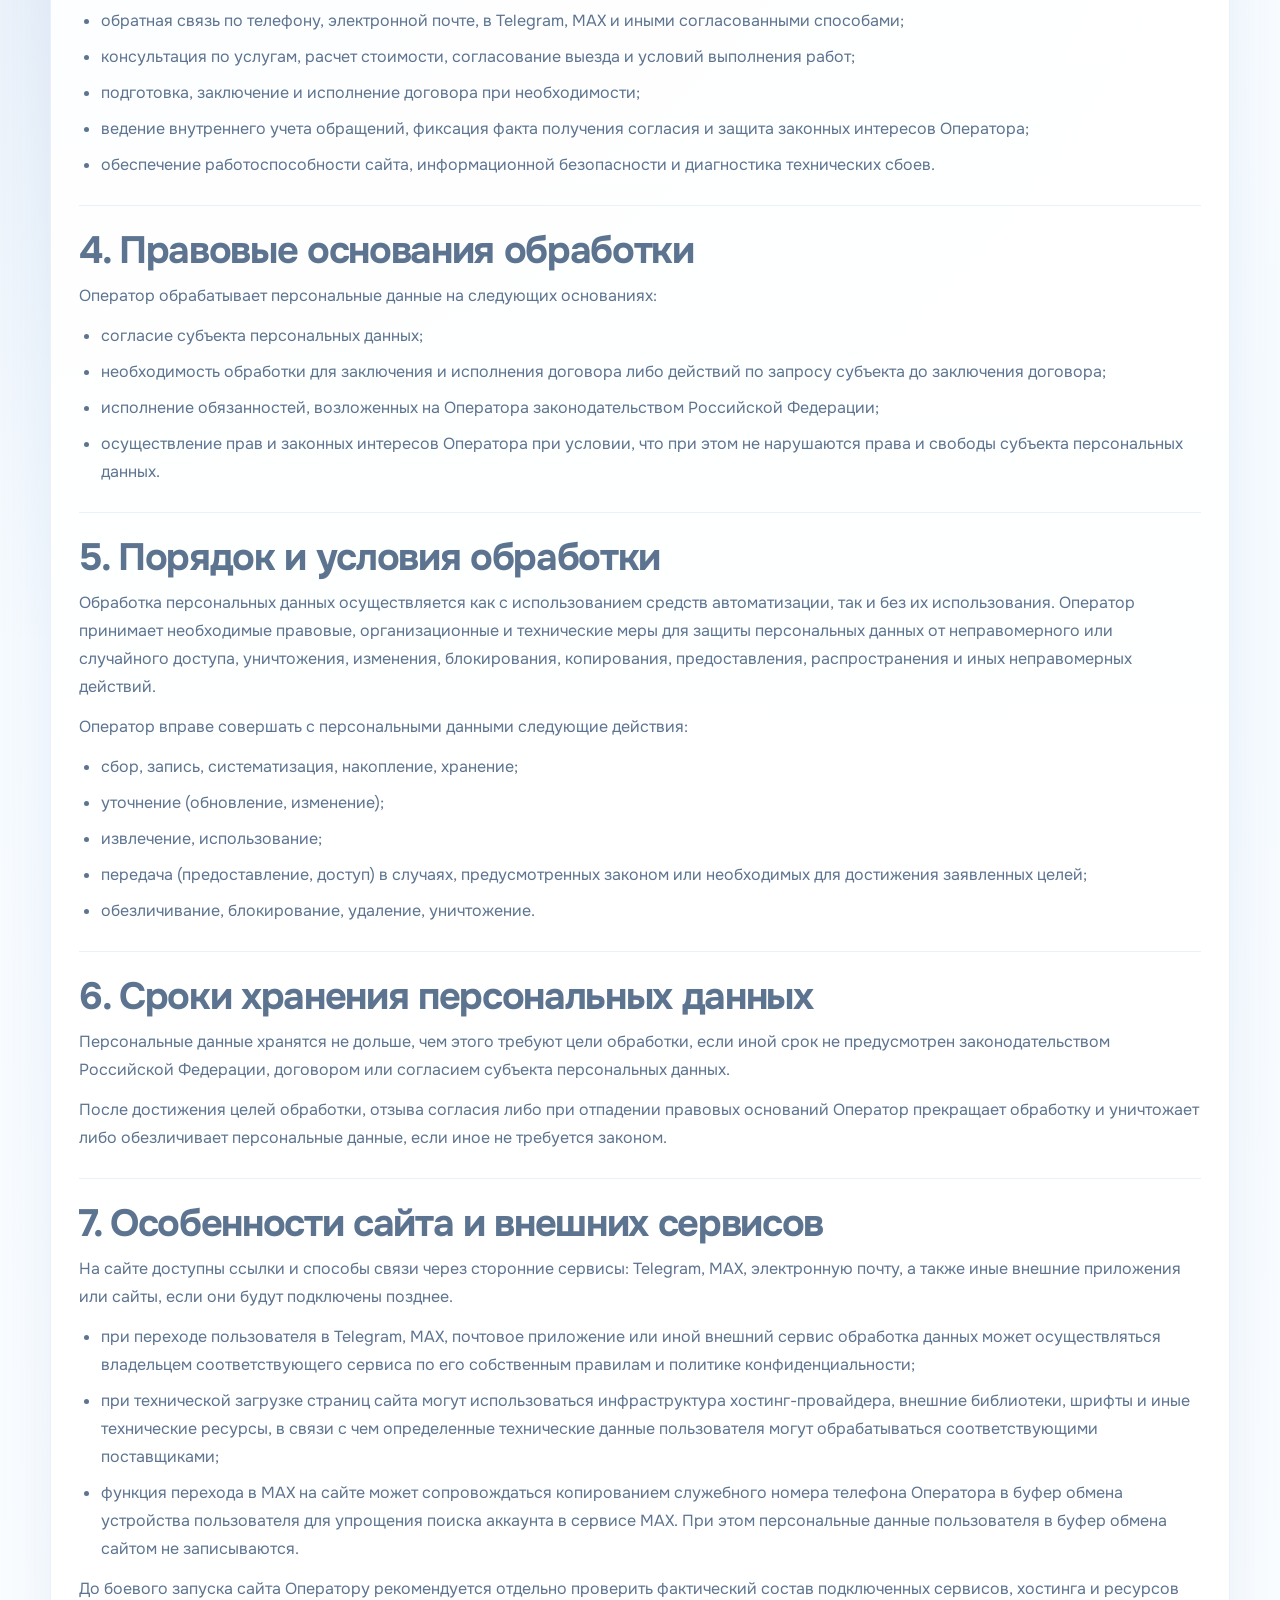
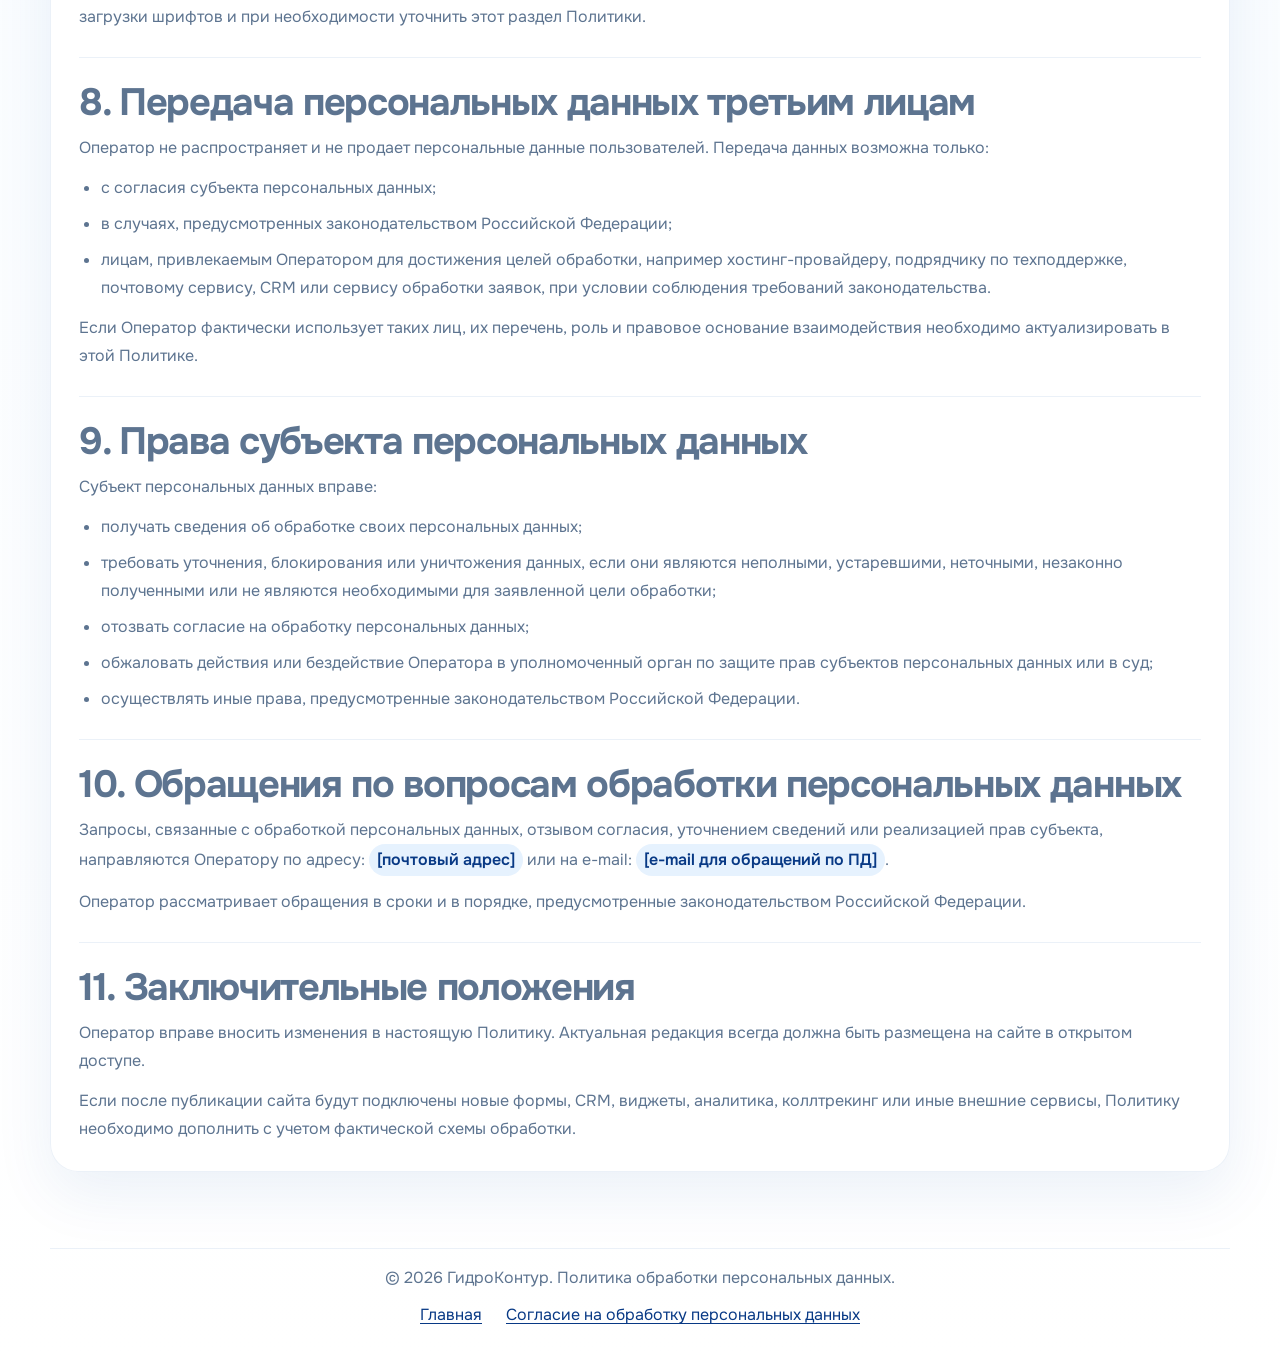
<file: privacy-policy.html>
<!DOCTYPE html>
<html lang="ru">
<head>
  <meta charset="UTF-8">
  <meta name="viewport" content="width=device-width, initial-scale=1.0">
  <title>Политика обработки персональных данных — ГидроКонтур</title>
  <meta name="description" content="Политика в отношении обработки персональных данных на сайте ГидроКонтур.">
  <meta name="theme-color" content="#0b4aa7">
  <link rel="icon" type="image/jpeg" href="2.jpg">
  <link rel="shortcut icon" type="image/jpeg" href="2.jpg">
  <link rel="apple-touch-icon" href="2.jpg">
  <link rel="preconnect" href="https://fonts.googleapis.com">
  <link rel="preconnect" href="https://fonts.gstatic.com" crossorigin>
  <link href="https://fonts.googleapis.com/css2?family=Onest:wght@400;500;600;700;800&display=swap" rel="stylesheet">
  <link rel="stylesheet" href="styles.css">
</head>
<body>
  <main class="legal-page">
    <div class="container legal-shell">
      <div class="legal-topbar">
        <a class="legal-topbar__brand" href="index.html" aria-label="ГидроКонтур">
          <img src="1.jpg" alt="ГидроКонтур">
        </a>
        <a class="legal-topbar__back" href="index.html">Вернуться на сайт</a>
      </div>

      <section class="legal-card legal-hero">
        <span class="section-chip">Юридическая информация</span>
        <h1>Политика в отношении обработки персональных данных</h1>
        <p>
          Настоящая Политика определяет порядок обработки персональных данных пользователей сайта
          и применяется к обращениям, направленным через форму заявки, по телефону, электронной почте,
          Telegram, MAX и иными способами, указанными на сайте.
        </p>
        <div class="legal-note">
          До публикации обязательно замените все поля вида
          <span class="legal-placeholder">[ФИО ИП]</span>,
          <span class="legal-placeholder">[ИНН]</span>,
          <span class="legal-placeholder">[ОГРНИП]</span>,
          <span class="legal-placeholder">[адрес]</span>
          на фактические данные оператора.
        </div>
        <div class="legal-meta">
          <p><strong>Оператор:</strong> Индивидуальный предприниматель <span class="legal-placeholder">[ФИО ИП полностью]</span></p>
          <p><strong>ИНН:</strong> <span class="legal-placeholder">[ИНН]</span></p>
          <p><strong>ОГРНИП:</strong> <span class="legal-placeholder">[ОГРНИП]</span></p>
          <p><strong>Адрес для обращений:</strong> <span class="legal-placeholder">[почтовый адрес / адрес регистрации]</span></p>
          <p><strong>E-mail:</strong> <span class="legal-placeholder">[служебный e-mail для обращений по ПД]</span></p>
          <p><strong>Телефон:</strong> <span class="legal-placeholder">[служебный телефон]</span></p>
          <p><strong>Версия документа:</strong> от 26.04.2026</p>
        </div>
      </section>

      <section class="legal-card legal-content">
        <section class="legal-section">
          <h2>1. Общие положения</h2>
          <p>
            Политика разработана в соответствии с Федеральным законом от 27.07.2006 № 152-ФЗ
            «О персональных данных» и иными нормативными актами Российской Федерации в области
            защиты персональных данных.
          </p>
          <p>
            Политика размещается в открытом доступе и применяется ко всей информации, которую Оператор
            может получить о посетителях сайта, клиентах и иных лицах, обратившихся через сайт или
            по указанным на нем каналам связи.
          </p>
        </section>

        <section class="legal-section">
          <h2>2. Какие данные обрабатываются</h2>
          <p>Оператор может обрабатывать следующие категории персональных данных:</p>
          <ul class="legal-list">
            <li>имя пользователя;</li>
            <li>номер телефона;</li>
            <li>адрес электронной почты, если он указан пользователем;</li>
            <li>выбранная услуга, содержание заявки, комментария или иного обращения;</li>
            <li>иные сведения, которые пользователь добровольно сообщает в тексте обращения;</li>
            <li>технические данные, автоматически передаваемые при открытии страниц сайта: IP-адрес, дата и время запроса, сведения о браузере, устройстве, операционной системе и иные стандартные серверные журналы.</li>
          </ul>
          <p>
            Сайт не предназначен для обработки специальных категорий персональных данных и биометрических
            персональных данных.
          </p>
        </section>

        <section class="legal-section">
          <h2>3. Цели обработки персональных данных</h2>
          <ul class="legal-list">
            <li>прием и обработка заявок, обращений и запросов пользователей;</li>
            <li>обратная связь по телефону, электронной почте, в Telegram, MAX и иными согласованными способами;</li>
            <li>консультация по услугам, расчет стоимости, согласование выезда и условий выполнения работ;</li>
            <li>подготовка, заключение и исполнение договора при необходимости;</li>
            <li>ведение внутреннего учета обращений, фиксация факта получения согласия и защита законных интересов Оператора;</li>
            <li>обеспечение работоспособности сайта, информационной безопасности и диагностика технических сбоев.</li>
          </ul>
        </section>

        <section class="legal-section">
          <h2>4. Правовые основания обработки</h2>
          <p>Оператор обрабатывает персональные данные на следующих основаниях:</p>
          <ul class="legal-list">
            <li>согласие субъекта персональных данных;</li>
            <li>необходимость обработки для заключения и исполнения договора либо действий по запросу субъекта до заключения договора;</li>
            <li>исполнение обязанностей, возложенных на Оператора законодательством Российской Федерации;</li>
            <li>осуществление прав и законных интересов Оператора при условии, что при этом не нарушаются права и свободы субъекта персональных данных.</li>
          </ul>
        </section>

        <section class="legal-section">
          <h2>5. Порядок и условия обработки</h2>
          <p>
            Обработка персональных данных осуществляется как с использованием средств автоматизации,
            так и без их использования. Оператор принимает необходимые правовые, организационные и
            технические меры для защиты персональных данных от неправомерного или случайного доступа,
            уничтожения, изменения, блокирования, копирования, предоставления, распространения и иных
            неправомерных действий.
          </p>
          <p>Оператор вправе совершать с персональными данными следующие действия:</p>
          <ul class="legal-list">
            <li>сбор, запись, систематизация, накопление, хранение;</li>
            <li>уточнение (обновление, изменение);</li>
            <li>извлечение, использование;</li>
            <li>передача (предоставление, доступ) в случаях, предусмотренных законом или необходимых для достижения заявленных целей;</li>
            <li>обезличивание, блокирование, удаление, уничтожение.</li>
          </ul>
        </section>

        <section class="legal-section">
          <h2>6. Сроки хранения персональных данных</h2>
          <p>
            Персональные данные хранятся не дольше, чем этого требуют цели обработки, если иной срок
            не предусмотрен законодательством Российской Федерации, договором или согласием субъекта
            персональных данных.
          </p>
          <p>
            После достижения целей обработки, отзыва согласия либо при отпадении правовых оснований
            Оператор прекращает обработку и уничтожает либо обезличивает персональные данные, если иное
            не требуется законом.
          </p>
        </section>

        <section class="legal-section">
          <h2>7. Особенности сайта и внешних сервисов</h2>
          <p>
            На сайте доступны ссылки и способы связи через сторонние сервисы: Telegram, MAX, электронную
            почту, а также иные внешние приложения или сайты, если они будут подключены позднее.
          </p>
          <ul class="legal-list">
            <li>при переходе пользователя в Telegram, MAX, почтовое приложение или иной внешний сервис обработка данных может осуществляться владельцем соответствующего сервиса по его собственным правилам и политике конфиденциальности;</li>
            <li>при технической загрузке страниц сайта могут использоваться инфраструктура хостинг-провайдера, внешние библиотеки, шрифты и иные технические ресурсы, в связи с чем определенные технические данные пользователя могут обрабатываться соответствующими поставщиками;</li>
            <li>функция перехода в MAX на сайте может сопровождаться копированием служебного номера телефона Оператора в буфер обмена устройства пользователя для упрощения поиска аккаунта в сервисе MAX. При этом персональные данные пользователя в буфер обмена сайтом не записываются.</li>
          </ul>
          <p>
            До боевого запуска сайта Оператору рекомендуется отдельно проверить фактический состав
            подключенных сервисов, хостинга и ресурсов загрузки шрифтов и при необходимости уточнить
            этот раздел Политики.
          </p>
        </section>

        <section class="legal-section">
          <h2>8. Передача персональных данных третьим лицам</h2>
          <p>
            Оператор не распространяет и не продает персональные данные пользователей. Передача данных
            возможна только:
          </p>
          <ul class="legal-list">
            <li>с согласия субъекта персональных данных;</li>
            <li>в случаях, предусмотренных законодательством Российской Федерации;</li>
            <li>лицам, привлекаемым Оператором для достижения целей обработки, например хостинг-провайдеру, подрядчику по техподдержке, почтовому сервису, CRM или сервису обработки заявок, при условии соблюдения требований законодательства.</li>
          </ul>
          <p>
            Если Оператор фактически использует таких лиц, их перечень, роль и правовое основание
            взаимодействия необходимо актуализировать в этой Политике.
          </p>
        </section>

        <section class="legal-section">
          <h2>9. Права субъекта персональных данных</h2>
          <p>Субъект персональных данных вправе:</p>
          <ul class="legal-list">
            <li>получать сведения об обработке своих персональных данных;</li>
            <li>требовать уточнения, блокирования или уничтожения данных, если они являются неполными, устаревшими, неточными, незаконно полученными или не являются необходимыми для заявленной цели обработки;</li>
            <li>отозвать согласие на обработку персональных данных;</li>
            <li>обжаловать действия или бездействие Оператора в уполномоченный орган по защите прав субъектов персональных данных или в суд;</li>
            <li>осуществлять иные права, предусмотренные законодательством Российской Федерации.</li>
          </ul>
        </section>

        <section class="legal-section">
          <h2>10. Обращения по вопросам обработки персональных данных</h2>
          <p>
            Запросы, связанные с обработкой персональных данных, отзывом согласия, уточнением сведений
            или реализацией прав субъекта, направляются Оператору по адресу:
            <span class="legal-placeholder">[почтовый адрес]</span> или на e-mail:
            <span class="legal-placeholder">[e-mail для обращений по ПД]</span>.
          </p>
          <p>
            Оператор рассматривает обращения в сроки и в порядке, предусмотренные законодательством
            Российской Федерации.
          </p>
        </section>

        <section class="legal-section">
          <h2>11. Заключительные положения</h2>
          <p>
            Оператор вправе вносить изменения в настоящую Политику. Актуальная редакция всегда должна
            быть размещена на сайте в открытом доступе.
          </p>
          <p>
            Если после публикации сайта будут подключены новые формы, CRM, виджеты, аналитика, коллтрекинг
            или иные внешние сервисы, Политику необходимо дополнить с учетом фактической схемы обработки.
          </p>
        </section>
      </section>
    </div>
  </main>

  <footer class="site-footer">
    <div class="container footer-shell">
      <p>© <span id="year"></span> ГидроКонтур. Политика обработки персональных данных.</p>
      <div class="footer-legal">
        <a href="index.html">Главная</a>
        <a href="consent.html">Согласие на обработку персональных данных</a>
      </div>
    </div>
  </footer>

  <script src="main.js"></script>
</body>
</html>
</file>
<file: styles.css>
*,
*::before,
*::after {
  box-sizing: border-box;
}

:root {
  --bg: #f6fbff;
  --surface: rgba(255, 255, 255, 0.88);
  --surface-strong: #ffffff;
  --surface-soft: #eef7ff;
  --surface-dark: #07244b;
  --text: #143250;
  --text-soft: #5d7490;
  --line: rgba(20, 50, 80, 0.1);
  --blue: #0b4aa7;
  --blue-strong: #083985;
  --blue-light: #63aef6;
  --blue-pale: #dff0ff;
  --shadow: 0 30px 80px rgba(19, 61, 114, 0.12);
  --radius-lg: 32px;
  --radius-md: 22px;
  --radius-sm: 16px;
  --container: 1180px;
}

html {
  scroll-behavior: smooth;
  scroll-padding-top: 110px;
}

body {
  margin: 0;
  font-family: "Onest", "Segoe UI", sans-serif;
  color: var(--text);
  background:
    radial-gradient(circle at top right, rgba(99, 174, 246, 0.24), transparent 28%),
    radial-gradient(circle at left 10% top 24%, rgba(11, 74, 167, 0.1), transparent 32%),
    linear-gradient(180deg, #fcfeff 0%, var(--bg) 48%, #ffffff 100%);
  min-width: 320px;
}

body::before {
  content: "";
  position: fixed;
  inset: 0;
  background-image:
    linear-gradient(rgba(255, 255, 255, 0.5) 1px, transparent 1px),
    linear-gradient(90deg, rgba(255, 255, 255, 0.45) 1px, transparent 1px);
  background-size: 36px 36px;
  opacity: 0.35;
  pointer-events: none;
  z-index: -1;
}

img {
  max-width: 100%;
  display: block;
}

a {
  color: inherit;
  text-decoration: none;
}

button,
input,
select,
textarea {
  font: inherit;
}

.skip-link {
  position: absolute;
  top: -48px;
  left: 16px;
  z-index: 100;
  padding: 12px 16px;
  border-radius: 999px;
  background: var(--blue);
  color: #fff;
}

.skip-link:focus {
  top: 16px;
}

.container {
  width: min(calc(100% - 32px), var(--container));
  margin: 0 auto;
}

.section {
  padding: 88px 0;
  position: relative;
}

.section--tinted {
  background:
    linear-gradient(180deg, rgba(223, 240, 255, 0.78), rgba(255, 255, 255, 0.92)),
    radial-gradient(circle at right top, rgba(99, 174, 246, 0.18), transparent 25%);
}

.section--dark {
  color: #f3f8ff;
  background:
    radial-gradient(circle at top left, rgba(99, 174, 246, 0.22), transparent 22%),
    linear-gradient(135deg, #082854 0%, #0b4aa7 70%, #0f60d2 100%);
}

.site-header {
  position: sticky;
  top: 0;
  z-index: 20;
  padding: 16px 0;
  backdrop-filter: blur(14px);
  background: rgba(255, 255, 255, 0.78);
  border-bottom: 1px solid rgba(255, 255, 255, 0.55);
}

.header-shell {
  display: grid;
  grid-template-columns: auto 1fr auto;
  gap: 24px;
  align-items: center;
}

.header-panel {
  display: contents;
}

.brand {
  min-width: 0;
}

.brand__logo {
  width: clamp(180px, 20vw, 320px);
  height: auto;
}

.header-quick-call,
.nav-toggle,
.mobile-dock {
  display: none;
}

.site-nav {
  display: flex;
  align-items: center;
  justify-content: center;
  gap: 22px;
  flex-wrap: wrap;
  color: var(--text-soft);
  font-size: 15px;
}

.site-nav a {
  transition: color 0.2s ease;
}

.site-nav a:hover,
.site-nav a:focus-visible {
  color: var(--blue);
}

.header-phone {
  padding: 14px 20px;
  border: 1px solid rgba(11, 74, 167, 0.14);
  border-radius: 999px;
  background: rgba(255, 255, 255, 0.8);
  box-shadow: 0 14px 40px rgba(11, 74, 167, 0.08);
  font-weight: 600;
  white-space: nowrap;
}

.header-actions {
  display: flex;
  align-items: center;
  justify-content: flex-end;
  gap: 12px;
  flex-wrap: wrap;
}

.header-links {
  display: flex;
  align-items: center;
  gap: 10px;
  flex-wrap: wrap;
}

.header-link-button {
  display: inline-flex;
  align-items: center;
  justify-content: center;
  min-width: 56px;
  min-height: 48px;
  padding: 12px 16px;
  border-radius: 999px;
  border: 1px solid rgba(11, 74, 167, 0.14);
  background: rgba(255, 255, 255, 0.82);
  box-shadow: 0 14px 30px rgba(11, 74, 167, 0.06);
  color: var(--blue-strong);
  font-size: 14px;
  font-weight: 700;
  white-space: nowrap;
  transition:
    transform 0.2s ease,
    box-shadow 0.2s ease,
    border-color 0.2s ease,
    background 0.2s ease;
}

.header-link-button:hover,
.header-link-button:focus-visible {
  transform: translateY(-2px);
  border-color: rgba(11, 74, 167, 0.24);
  background: rgba(255, 255, 255, 0.98);
  box-shadow: 0 18px 34px rgba(11, 74, 167, 0.1);
}

.nav-toggle {
  align-items: center;
  gap: 10px;
  min-height: 48px;
  padding: 0 16px;
  border: 1px solid rgba(11, 74, 167, 0.14);
  border-radius: 999px;
  background: rgba(255, 255, 255, 0.84);
  box-shadow: 0 14px 30px rgba(11, 74, 167, 0.08);
  color: var(--blue-strong);
  cursor: pointer;
}

.nav-toggle__bars {
  display: grid;
  gap: 4px;
}

.nav-toggle__bars span {
  display: block;
  width: 16px;
  height: 2px;
  border-radius: 999px;
  background: currentColor;
  transition:
    transform 0.2s ease,
    opacity 0.2s ease;
}

.nav-toggle__label {
  font-size: 14px;
  font-weight: 700;
}

.hero {
  padding-top: 56px;
  overflow: clip;
}

.hero-grid {
  display: grid;
  grid-template-columns: minmax(0, 1.1fr) minmax(340px, 0.9fr);
  gap: 40px;
  align-items: center;
}

.hero-copy,
.hero-panel,
.pricing-card,
.contact-card {
  position: relative;
  z-index: 1;
}

.eyebrow,
.section-chip {
  display: inline-flex;
  align-items: center;
  gap: 10px;
  padding: 10px 16px;
  border: 1px solid rgba(11, 74, 167, 0.12);
  border-radius: 999px;
  background: rgba(255, 255, 255, 0.78);
  color: var(--blue);
  font-size: 14px;
  font-weight: 600;
  letter-spacing: 0.02em;
}

.section-chip {
  margin-bottom: 18px;
}

.section-chip--light {
  background: rgba(255, 255, 255, 0.08);
  border-color: rgba(255, 255, 255, 0.18);
  color: #d8ecff;
}

.eyebrow {
  margin: 18px 0 12px;
}

h1,
h2,
h3,
p {
  margin: 0;
}

h1 {
  font-size: clamp(44px, 6vw, 78px);
  line-height: 0.95;
  letter-spacing: -0.04em;
  max-width: 12ch;
}

h2 {
  font-size: clamp(32px, 4vw, 54px);
  line-height: 1;
  letter-spacing: -0.035em;
  max-width: 12ch;
}

h3 {
  font-size: 22px;
  line-height: 1.1;
  letter-spacing: -0.02em;
}

.hero-text,
.section-heading p,
.service-card p,
.advantage-card p,
.process-card p,
.faq-item p,
.contact-copy p,
.fact-card p {
  color: var(--text-soft);
  line-height: 1.7;
  font-size: 17px;
}

.section-heading,
.faq-layout,
.contacts-layout,
.pricing-layout {
  display: grid;
  gap: 28px;
}

.section-heading {
  margin-bottom: 32px;
}

.section-heading--wide h2 {
  max-width: none;
}

.section-heading--light p {
  color: rgba(243, 248, 255, 0.72);
}

.hero-actions {
  display: flex;
  flex-wrap: wrap;
  gap: 14px;
  margin: 34px 0 28px;
}

.button {
  display: inline-flex;
  align-items: center;
  justify-content: center;
  gap: 10px;
  min-height: 56px;
  padding: 16px 24px;
  border-radius: 999px;
  border: 1px solid transparent;
  font-weight: 600;
  transition:
    transform 0.2s ease,
    box-shadow 0.2s ease,
    border-color 0.2s ease,
    background 0.2s ease;
}

.button:hover,
.button:focus-visible {
  transform: translateY(-2px);
}

.button--primary {
  color: #fff;
  background: linear-gradient(135deg, var(--blue-strong), var(--blue-light));
  box-shadow: 0 20px 40px rgba(11, 74, 167, 0.22);
}

.button--ghost {
  background: rgba(255, 255, 255, 0.85);
  border-color: rgba(11, 74, 167, 0.14);
}

.button--full {
  width: 100%;
}

.hero-points {
  list-style: none;
  padding: 0;
  margin: 0;
  display: grid;
  gap: 12px;
}

.hero-points li {
  position: relative;
  padding-left: 26px;
  color: var(--text-soft);
  line-height: 1.6;
}

.hero-points li::before {
  content: "";
  position: absolute;
  top: 11px;
  left: 0;
  width: 10px;
  height: 10px;
  border-radius: 50%;
  background: linear-gradient(135deg, var(--blue), var(--blue-light));
  box-shadow: 0 0 0 6px rgba(99, 174, 246, 0.16);
}

.hero-panel__frame {
  position: relative;
  padding: 28px;
  border-radius: var(--radius-lg);
  background:
    linear-gradient(180deg, rgba(255, 255, 255, 0.98), rgba(233, 245, 255, 0.94)),
    linear-gradient(135deg, rgba(11, 74, 167, 0.14), rgba(99, 174, 246, 0.14));
  border: 1px solid rgba(255, 255, 255, 0.9);
  box-shadow: var(--shadow);
  overflow: hidden;
}

.hero-panel__frame::after {
  content: "";
  position: absolute;
  inset: 18px;
  border: 1px solid rgba(11, 74, 167, 0.08);
  border-radius: calc(var(--radius-lg) - 10px);
  pointer-events: none;
}

.hero-panel__badge {
  display: inline-grid;
  gap: 4px;
  padding: 18px 20px;
  border-radius: 22px;
  background: linear-gradient(135deg, #ffffff, #eff7ff);
  border: 1px solid rgba(11, 74, 167, 0.12);
  box-shadow: 0 18px 36px rgba(11, 74, 167, 0.08);
}

.hero-panel__badge span {
  font-size: 28px;
  font-weight: 800;
  letter-spacing: -0.04em;
}

.hero-panel__badge small {
  color: var(--text-soft);
  font-size: 14px;
}

.hero-panel__blueprint {
  display: grid;
  gap: 16px;
  margin: 34px 0;
}

.hero-panel__blueprint span {
  display: block;
  height: 70px;
  border-radius: 18px;
  border: 1px solid rgba(11, 74, 167, 0.12);
  background:
    linear-gradient(90deg, rgba(255, 255, 255, 0.7), transparent),
    linear-gradient(135deg, rgba(99, 174, 246, 0.14), rgba(11, 74, 167, 0.04));
  position: relative;
  overflow: hidden;
}

.hero-panel__blueprint span::before,
.hero-panel__blueprint span::after {
  content: "";
  position: absolute;
  border-radius: 999px;
}

.hero-panel__blueprint span::before {
  left: 20px;
  right: 40px;
  top: 50%;
  height: 12px;
  transform: translateY(-50%);
  background: linear-gradient(90deg, rgba(11, 74, 167, 0.92), rgba(99, 174, 246, 0.7));
}

.hero-panel__blueprint span::after {
  width: 24px;
  height: 24px;
  right: 20px;
  top: 50%;
  transform: translateY(-50%);
  border: 7px solid rgba(99, 174, 246, 0.42);
}

.hero-highlights {
  display: grid;
  grid-template-columns: repeat(2, minmax(0, 1fr));
  gap: 14px;
}

.highlight-card {
  display: grid;
  gap: 8px;
  padding: 18px;
  border-radius: 20px;
  background: rgba(255, 255, 255, 0.82);
  border: 1px solid rgba(11, 74, 167, 0.1);
}

.highlight-card strong,
.fact-card__value,
.pricing-value,
.process-card__number {
  color: var(--blue);
  font-size: 24px;
  font-weight: 800;
  letter-spacing: -0.04em;
}

.highlight-card span {
  color: var(--text-soft);
  line-height: 1.5;
  font-size: 15px;
}

.facts-grid,
.service-grid,
.method-grid,
.advantage-grid,
.process-grid {
  display: grid;
  gap: 20px;
}

.facts-grid {
  grid-template-columns: repeat(4, minmax(0, 1fr));
}

.fact-card,
.service-card,
.advantage-card,
.process-card,
.pricing-card,
.contact-card {
  padding: 26px;
  border-radius: var(--radius-md);
  background: rgba(255, 255, 255, 0.86);
  border: 1px solid rgba(11, 74, 167, 0.08);
  box-shadow: 0 18px 50px rgba(14, 53, 98, 0.08);
}

.fact-card {
  display: grid;
  gap: 14px;
  background:
    linear-gradient(180deg, rgba(255, 255, 255, 0.96), rgba(239, 247, 255, 0.94));
}

.service-grid,
.method-grid,
.advantage-grid {
  grid-template-columns: repeat(2, minmax(0, 1fr));
}

.service-card,
.advantage-card {
  display: grid;
  gap: 18px;
}

.service-card__icon {
  width: 68px;
  height: 68px;
  display: grid;
  place-items: center;
  border-radius: 20px;
  background: linear-gradient(135deg, rgba(11, 74, 167, 0.95), rgba(99, 174, 246, 0.82));
  box-shadow: 0 16px 34px rgba(11, 74, 167, 0.18);
}

.service-card__icon svg {
  width: 34px;
  height: 34px;
  stroke: #fff;
  stroke-width: 3;
  fill: none;
  stroke-linecap: round;
  stroke-linejoin: round;
}

.service-card__price {
  color: var(--blue);
  font-size: 15px;
  font-weight: 700;
  text-transform: uppercase;
  letter-spacing: 0.08em;
}

.method-card {
  background:
    linear-gradient(180deg, rgba(255, 255, 255, 0.96), rgba(233, 245, 255, 0.82));
}

.method-card__eyebrow {
  color: var(--blue);
  font-size: 14px;
  font-weight: 700;
  text-transform: uppercase;
  letter-spacing: 0.08em;
}

.method-points {
  list-style: none;
  padding: 0;
  margin: 0;
  display: grid;
  gap: 12px;
}

.method-points li {
  position: relative;
  padding-left: 22px;
  color: var(--text-soft);
  line-height: 1.6;
}

.method-points li::before {
  content: "";
  position: absolute;
  top: 10px;
  left: 0;
  width: 8px;
  height: 8px;
  border-radius: 50%;
  background: linear-gradient(135deg, var(--blue), var(--blue-light));
  box-shadow: 0 0 0 5px rgba(99, 174, 246, 0.12);
}

.advantage-card {
  background:
    linear-gradient(180deg, rgba(255, 255, 255, 0.95), rgba(230, 243, 255, 0.72));
}

.pricing-layout,
.faq-layout,
.contacts-layout {
  grid-template-columns: minmax(0, 0.88fr) minmax(360px, 1fr);
  align-items: start;
}

.pricing-card {
  background:
    linear-gradient(180deg, rgba(255, 255, 255, 0.98), rgba(237, 247, 255, 0.95));
}

.pricing-table {
  display: grid;
  gap: 2px;
  border-radius: 24px;
  overflow: hidden;
  background: rgba(11, 74, 167, 0.06);
}

.pricing-row {
  display: grid;
  grid-template-columns: minmax(0, 1fr) auto;
  gap: 18px;
  align-items: center;
  padding: 18px 22px;
  background: rgba(255, 255, 255, 0.94);
}

.pricing-row--note {
  background: rgba(227, 241, 255, 0.9);
}

.pricing-service {
  line-height: 1.5;
}

.pricing-summary {
  display: flex;
  flex-wrap: wrap;
  align-items: center;
  justify-content: space-between;
  gap: 18px;
  margin-top: 22px;
}

.pricing-summary p {
  font-weight: 600;
  color: var(--blue-strong);
}

.process-grid {
  grid-template-columns: repeat(4, minmax(0, 1fr));
}

.process-card {
  min-height: 100%;
  background: rgba(255, 255, 255, 0.08);
  border-color: rgba(255, 255, 255, 0.12);
  box-shadow: none;
}

.process-card__number {
  display: block;
  margin-bottom: 18px;
  color: #dff0ff;
}

.process-card h3 {
  margin-bottom: 12px;
}

.process-card p {
  color: rgba(243, 248, 255, 0.72);
}

.faq-list {
  display: grid;
  gap: 14px;
}

.faq-item {
  padding: 4px 0;
  border-bottom: 1px solid rgba(11, 74, 167, 0.12);
}

.faq-item summary {
  list-style: none;
  cursor: pointer;
  padding: 18px 0;
  font-size: 20px;
  font-weight: 600;
  letter-spacing: -0.02em;
}

.faq-item summary::-webkit-details-marker {
  display: none;
}

.faq-item p {
  padding: 0 0 18px;
}

.contacts {
  overflow: clip;
}

.contacts-layout {
  position: relative;
}

.contact-copy,
.contact-card {
  position: relative;
  z-index: 1;
}

.contact-copy h2 {
  max-width: 11ch;
}

.contact-meta {
  display: grid;
  gap: 12px;
  margin-top: 24px;
}

.contact-actions {
  display: grid;
  grid-template-columns: repeat(2, minmax(0, 1fr));
  gap: 14px;
  margin-top: 30px;
}

.contact-pill {
  display: grid;
  gap: 8px;
  min-height: 92px;
  padding: 18px 20px;
  border-radius: 20px;
  background: rgba(255, 255, 255, 0.92);
  border: 1px solid rgba(11, 74, 167, 0.12);
  box-shadow: 0 16px 34px rgba(11, 74, 167, 0.08);
  transition:
    transform 0.2s ease,
    box-shadow 0.2s ease,
    border-color 0.2s ease;
}

.contact-pill:hover,
.contact-pill:focus-visible {
  transform: translateY(-2px);
  border-color: rgba(11, 74, 167, 0.22);
  box-shadow: 0 20px 40px rgba(11, 74, 167, 0.12);
}

.contact-pill strong {
  font-size: 15px;
  color: var(--text-soft);
  text-transform: uppercase;
  letter-spacing: 0.08em;
}

.contact-pill span {
  color: var(--blue-strong);
  font-size: 21px;
  font-weight: 700;
  line-height: 1.25;
  letter-spacing: -0.02em;
  overflow-wrap: anywhere;
}

.contact-meta p {
  color: var(--text);
}

.contact-meta strong {
  color: var(--blue-strong);
}

.contact-card {
  background:
    linear-gradient(180deg, rgba(255, 255, 255, 0.98), rgba(236, 247, 255, 0.94));
}

.contact-form {
  display: grid;
  gap: 16px;
}

.consent-checkbox {
  display: grid;
  grid-template-columns: auto 1fr;
  gap: 12px;
  align-items: start;
  padding: 16px 18px;
  border-radius: 18px;
  background: rgba(255, 255, 255, 0.82);
  border: 1px solid rgba(11, 74, 167, 0.12);
  color: var(--text-soft);
  font-size: 14px;
  line-height: 1.65;
}

.consent-checkbox input {
  width: 18px;
  height: 18px;
  margin: 2px 0 0;
  accent-color: var(--blue);
}

.consent-checkbox a,
.footer-legal a,
.legal-content a,
.legal-topbar__back {
  color: var(--blue-strong);
  text-decoration: underline;
  text-decoration-thickness: 1px;
  text-underline-offset: 3px;
}

.field {
  display: grid;
  gap: 8px;
}

.field label {
  font-weight: 600;
}

.field input,
.field select,
.field textarea {
  width: 100%;
  padding: 16px 18px;
  border-radius: 18px;
  border: 1px solid rgba(11, 74, 167, 0.12);
  background: rgba(255, 255, 255, 0.92);
  color: var(--text);
  outline: none;
  transition:
    border-color 0.2s ease,
    box-shadow 0.2s ease;
}

.field input:focus,
.field select:focus,
.field textarea:focus {
  border-color: rgba(11, 74, 167, 0.38);
  box-shadow: 0 0 0 6px rgba(99, 174, 246, 0.14);
}

.form-note {
  color: var(--text-soft);
  font-size: 14px;
  line-height: 1.6;
}

.form-note.is-success {
  color: var(--blue-strong);
}

.site-footer {
  padding: 28px 0 36px;
}

.copy-toast {
  position: fixed;
  right: 20px;
  bottom: 20px;
  z-index: 40;
  max-width: min(320px, calc(100vw - 32px));
  padding: 14px 18px;
  border-radius: 18px;
  background: rgba(8, 41, 88, 0.96);
  color: #f5fbff;
  box-shadow: 0 24px 50px rgba(8, 41, 88, 0.2);
  opacity: 0;
  transform: translateY(14px);
  pointer-events: none;
  transition:
    opacity 0.2s ease,
    transform 0.2s ease;
}

.copy-toast.is-visible {
  opacity: 1;
  transform: translateY(0);
}

.mobile-dock__item {
  display: grid;
  gap: 3px;
  justify-items: center;
  padding: 10px 6px;
  border-radius: 16px;
  color: var(--blue-strong);
  background: rgba(244, 250, 255, 0.88);
  transition:
    transform 0.2s ease,
    background 0.2s ease;
}

.mobile-dock__item strong {
  font-size: 13px;
  line-height: 1;
}

.mobile-dock__item span {
  font-size: 11px;
  color: var(--text-soft);
  line-height: 1;
}

.mobile-dock__item--primary {
  background: linear-gradient(135deg, var(--blue-strong), var(--blue-light));
  color: #fff;
}

.mobile-dock__item--primary span {
  color: rgba(255, 255, 255, 0.82);
}

.footer-shell {
  display: grid;
  justify-items: center;
  gap: 16px;
  padding-top: 18px;
  border-top: 1px solid rgba(11, 74, 167, 0.08);
  color: var(--text-soft);
}

.footer-shell p {
  width: 100%;
  text-align: center;
}

.footer-legal {
  display: flex;
  flex-wrap: wrap;
  justify-content: center;
  gap: 12px 24px;
}

.legal-page {
  min-height: 100vh;
  padding: 24px 0 48px;
}

.legal-topbar {
  display: flex;
  align-items: center;
  justify-content: space-between;
  gap: 16px;
  margin-bottom: 22px;
}

.legal-topbar__brand img {
  width: clamp(180px, 24vw, 260px);
}

.legal-shell {
  display: grid;
  gap: 24px;
}

.legal-card {
  padding: 28px;
  border-radius: 28px;
  background: rgba(255, 255, 255, 0.9);
  border: 1px solid rgba(11, 74, 167, 0.08);
  box-shadow: 0 22px 60px rgba(11, 74, 167, 0.08);
}

.legal-hero {
  display: grid;
  gap: 16px;
}

.legal-hero h1 {
  max-width: none;
  font-size: clamp(34px, 4.8vw, 62px);
  line-height: 0.97;
}

.legal-hero p,
.legal-content,
.legal-content li,
.legal-meta,
.legal-note {
  color: var(--text-soft);
  font-size: 16px;
  line-height: 1.75;
}

.legal-note {
  padding: 16px 18px;
  border-radius: 18px;
  background: linear-gradient(180deg, rgba(223, 240, 255, 0.86), rgba(255, 255, 255, 0.96));
  border: 1px solid rgba(11, 74, 167, 0.12);
}

.legal-meta {
  display: grid;
  gap: 8px;
}

.legal-section + .legal-section {
  margin-top: 26px;
  padding-top: 26px;
  border-top: 1px solid rgba(11, 74, 167, 0.08);
}

.legal-section h2 {
  max-width: none;
  margin-bottom: 12px;
  font-size: clamp(26px, 3vw, 38px);
}

.legal-section p + p,
.legal-section ul + p,
.legal-section p + ul,
.legal-section ol + p {
  margin-top: 12px;
}

.legal-list,
.legal-ordered {
  margin: 0;
  padding-left: 22px;
}

.legal-list li + li,
.legal-ordered li + li {
  margin-top: 8px;
}

.legal-placeholder {
  display: inline-block;
  padding: 2px 8px;
  border-radius: 999px;
  background: rgba(99, 174, 246, 0.16);
  color: var(--blue-strong);
  font-weight: 600;
}

.reveal {
  opacity: 0;
  transform: translateY(20px);
  transition:
    opacity 0.5s ease,
    transform 0.5s ease;
}

.reveal-delay {
  transition-delay: 0.08s;
}

.reveal.is-visible {
  opacity: 1;
  transform: translateY(0);
}

@media (prefers-reduced-motion: reduce) {
  html {
    scroll-behavior: auto;
  }

  .reveal,
  .reveal-delay,
  .button,
  .site-nav a,
  .nav-toggle,
  .header-link-button,
  .mobile-dock__item {
    transition: none;
  }

  .reveal {
    opacity: 1;
    transform: none;
  }
}

@media (max-width: 1100px) {
  .header-shell,
  .hero-grid,
  .pricing-layout,
  .faq-layout,
  .contacts-layout {
    grid-template-columns: 1fr;
  }

  .site-nav {
    justify-content: flex-start;
  }

  .header-actions {
    justify-content: flex-start;
  }

  .facts-grid {
    grid-template-columns: repeat(2, minmax(0, 1fr));
  }

  .process-grid {
    grid-template-columns: repeat(2, minmax(0, 1fr));
  }
}

@media (max-width: 760px) {
  body {
    padding-bottom: calc(94px + env(safe-area-inset-bottom, 0px));
  }

  .section {
    padding: 72px 0;
  }

  .site-header {
    position: sticky;
    top: 0;
    padding: 12px 0;
    background: rgba(255, 255, 255, 0.88);
  }

  .header-shell {
    grid-template-columns: minmax(0, 1fr) auto auto;
    gap: 10px;
    align-items: center;
  }

  .header-panel {
    grid-column: 1 / -1;
  }

  body.js-ready .header-panel {
    display: none;
  }

  body.js-ready.nav-open {
    overflow: hidden;
  }

  body.js-ready.nav-open .header-panel {
    display: grid;
    gap: 16px;
    margin-top: 6px;
    padding: 18px;
    border-radius: 24px;
    background: rgba(255, 255, 255, 0.96);
    border: 1px solid rgba(11, 74, 167, 0.1);
    box-shadow: 0 24px 60px rgba(11, 74, 167, 0.14);
  }

  .brand__logo {
    width: clamp(136px, 42vw, 190px);
  }

  .header-quick-call,
  body.js-ready .nav-toggle,
  .mobile-dock {
    display: inline-flex;
  }

  .header-quick-call {
    align-items: center;
    justify-content: center;
    min-height: 48px;
    padding: 0 14px;
    border-radius: 999px;
    border: 1px solid rgba(11, 74, 167, 0.14);
    background: rgba(255, 255, 255, 0.84);
    box-shadow: 0 14px 30px rgba(11, 74, 167, 0.08);
    color: var(--blue-strong);
    font-size: 13px;
    font-weight: 700;
  }

  .site-nav {
    display: grid;
    gap: 8px;
    font-size: 15px;
  }

  .site-nav a {
    padding: 14px 16px;
    border-radius: 16px;
    background: rgba(246, 251, 255, 0.94);
    border: 1px solid rgba(11, 74, 167, 0.08);
    color: var(--text);
    font-weight: 600;
  }

  .header-actions {
    width: 100%;
    display: grid;
    gap: 12px;
  }

  .header-links {
    width: 100%;
    display: grid;
    grid-template-columns: repeat(3, minmax(0, 1fr));
    gap: 10px;
  }

  .header-link-button {
    min-width: 0;
    min-height: 52px;
    padding: 12px 10px;
  }

  .header-phone {
    width: 100%;
    justify-content: center;
    padding: 16px 18px;
    font-size: 16px;
  }

  .hero {
    padding-top: 26px;
  }

  .hero-grid {
    gap: 22px;
  }

  .hero-actions {
    display: grid;
    grid-template-columns: 1fr;
    margin: 28px 0 24px;
  }

  .button {
    width: 100%;
  }

  h1 {
    max-width: none;
    font-size: clamp(34px, 10.5vw, 48px);
    line-height: 0.94;
  }

  h2 {
    max-width: none;
    font-size: clamp(30px, 8.2vw, 42px);
  }

  .hero-text,
  .section-heading p,
  .service-card p,
  .process-card p,
  .faq-item p,
  .contact-copy p,
  .fact-card p {
    font-size: 16px;
  }

  .section-chip,
  .eyebrow {
    max-width: 100%;
    padding: 9px 14px;
    font-size: 13px;
    line-height: 1.35;
    white-space: normal;
  }

  .hero-panel__frame,
  .fact-card,
  .service-card,
  .advantage-card,
  .process-card,
  .pricing-card,
  .contact-card {
    padding: 22px;
  }

  .hero-panel__frame {
    border-radius: 28px;
  }

  .hero-panel__frame::after {
    inset: 12px;
  }

  .hero-panel__badge {
    width: 100%;
  }

  .hero-panel__badge span {
    font-size: 24px;
  }

  .hero-panel__blueprint {
    margin: 24px 0;
  }

  .hero-panel__blueprint span {
    height: 58px;
  }

  .service-grid,
  .method-grid,
  .advantage-grid,
  .facts-grid,
  .process-grid,
  .contact-actions,
  .hero-highlights {
    grid-template-columns: 1fr;
  }

  .pricing-row,
  .pricing-summary,
  .footer-shell {
    grid-template-columns: 1fr;
  }

  .pricing-row {
    grid-template-columns: 1fr;
    gap: 8px;
  }

  .pricing-value {
    font-size: 21px;
  }

  .pricing-summary {
    align-items: stretch;
  }

  .footer-legal {
    flex-direction: column;
    align-items: center;
    gap: 10px;
  }

  .faq-item summary {
    font-size: 18px;
    line-height: 1.35;
  }

  .contact-pill span {
    font-size: 18px;
  }

  .mobile-dock {
    position: fixed;
    left: 12px;
    right: 12px;
    bottom: calc(env(safe-area-inset-bottom, 0px) + 10px);
    z-index: 35;
    display: grid;
    grid-template-columns: repeat(4, minmax(0, 1fr));
    gap: 8px;
    padding: 8px;
    border-radius: 22px;
    background: rgba(255, 255, 255, 0.92);
    border: 1px solid rgba(11, 74, 167, 0.1);
    box-shadow: 0 22px 50px rgba(11, 74, 167, 0.16);
    backdrop-filter: blur(18px);
  }

  .copy-toast {
    left: 12px;
    right: 12px;
    bottom: calc(env(safe-area-inset-bottom, 0px) + 94px);
    max-width: none;
  }

  .legal-page {
    padding: 16px 0 32px;
  }

  .legal-topbar {
    align-items: flex-start;
    flex-direction: column;
  }

  .legal-card {
    padding: 22px;
    border-radius: 24px;
  }

  .consent-checkbox {
    grid-template-columns: 1fr;
    gap: 10px;
  }

  .consent-checkbox input {
    margin-top: 0;
  }
}

@media (max-width: 480px) {
  .container {
    width: min(calc(100% - 24px), var(--container));
  }

  .nav-toggle {
    min-width: 48px;
    padding: 0 14px;
  }

  .nav-toggle__label {
    display: none;
  }

  .header-links {
    grid-template-columns: 1fr;
  }

  .header-link-button {
    width: 100%;
  }

  .mobile-dock {
    grid-template-columns: repeat(2, minmax(0, 1fr));
  }

  .mobile-dock__item {
    padding: 11px 6px;
  }

  .copy-toast {
    bottom: calc(env(safe-area-inset-bottom, 0px) + 142px);
  }
}
</file>
